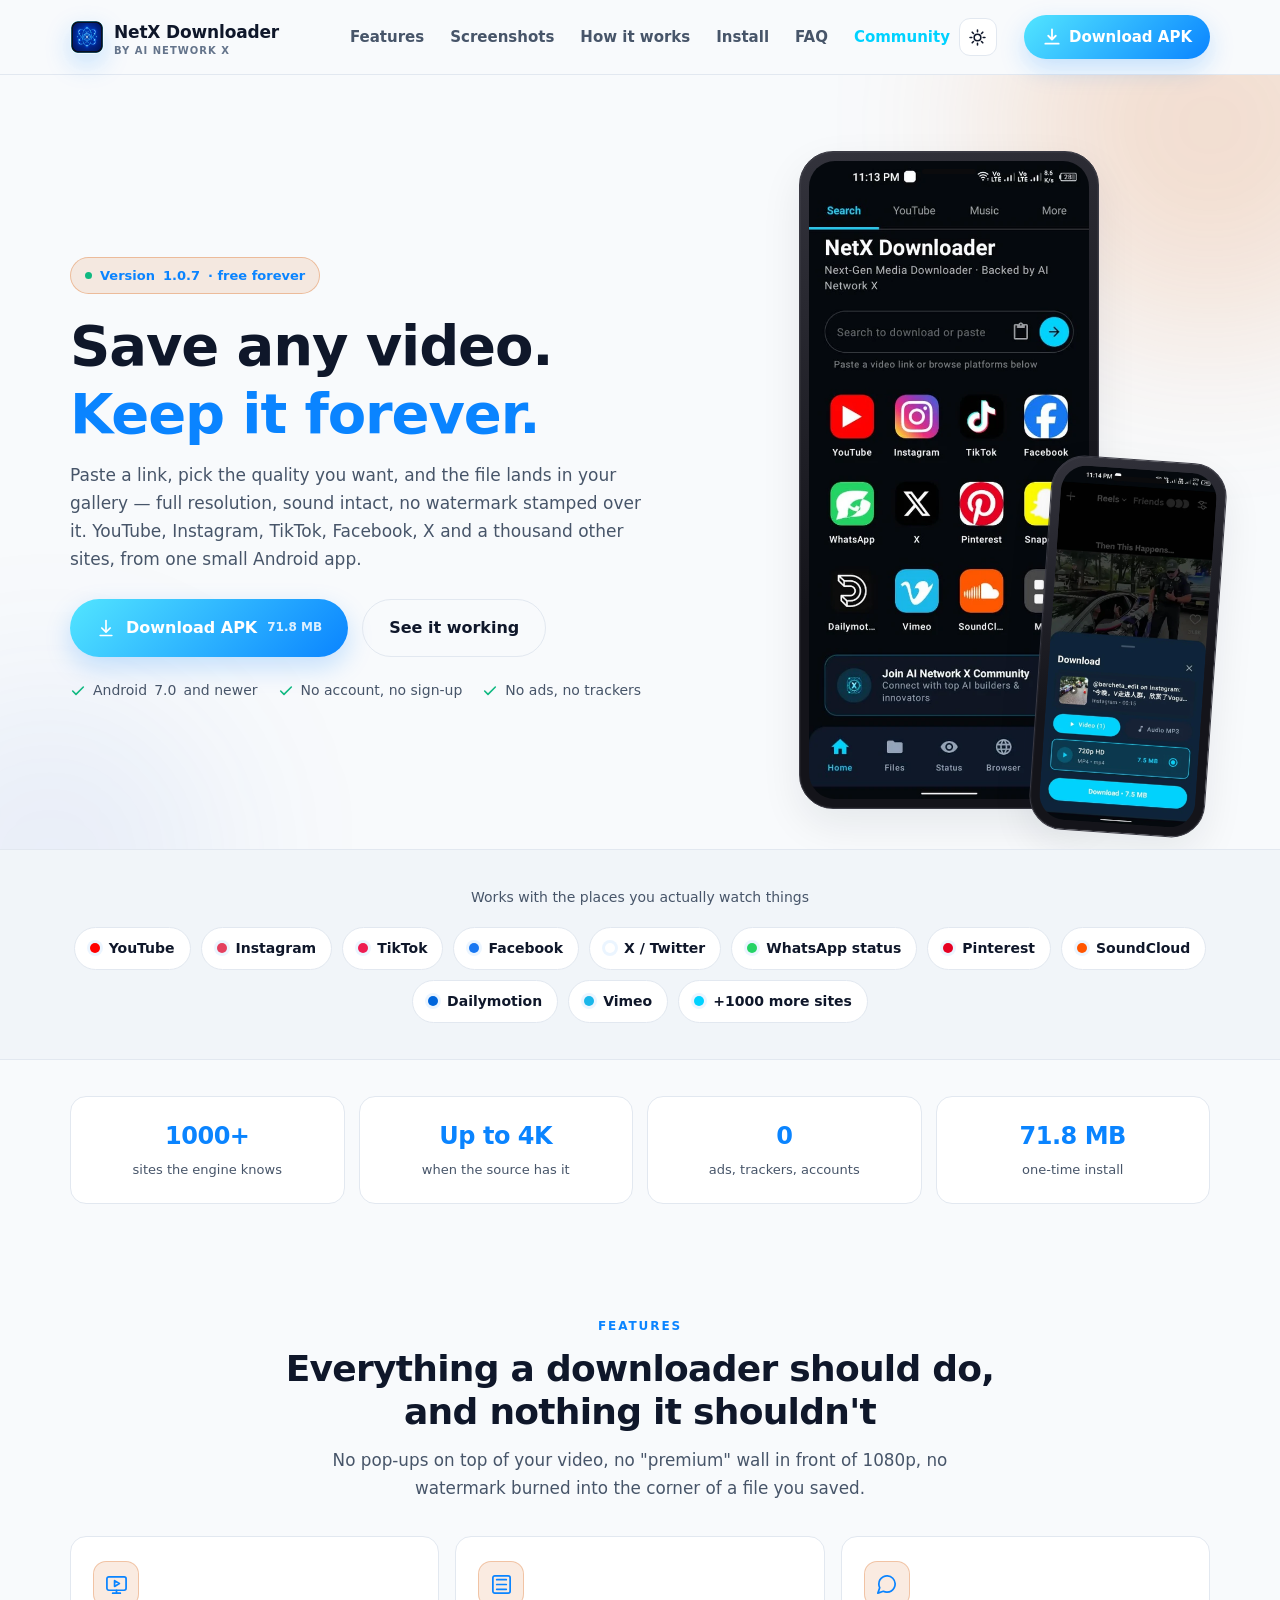
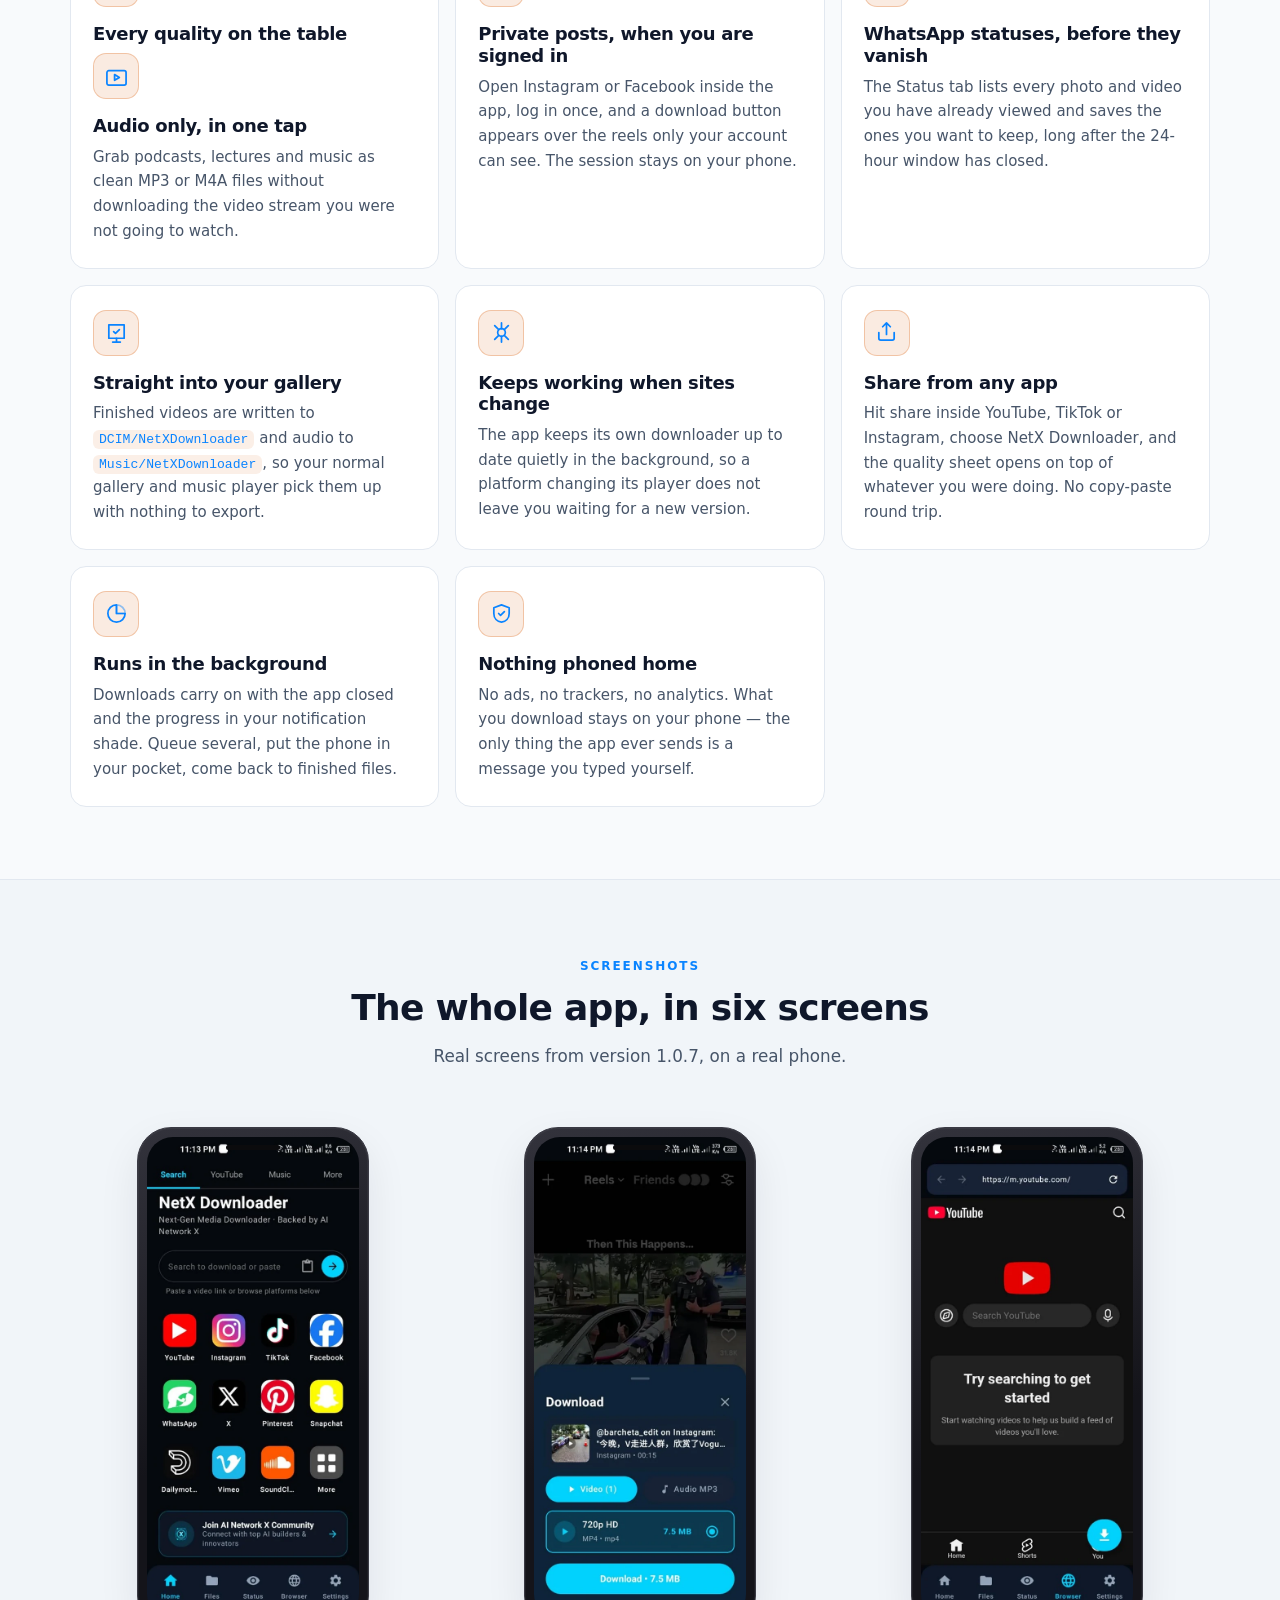
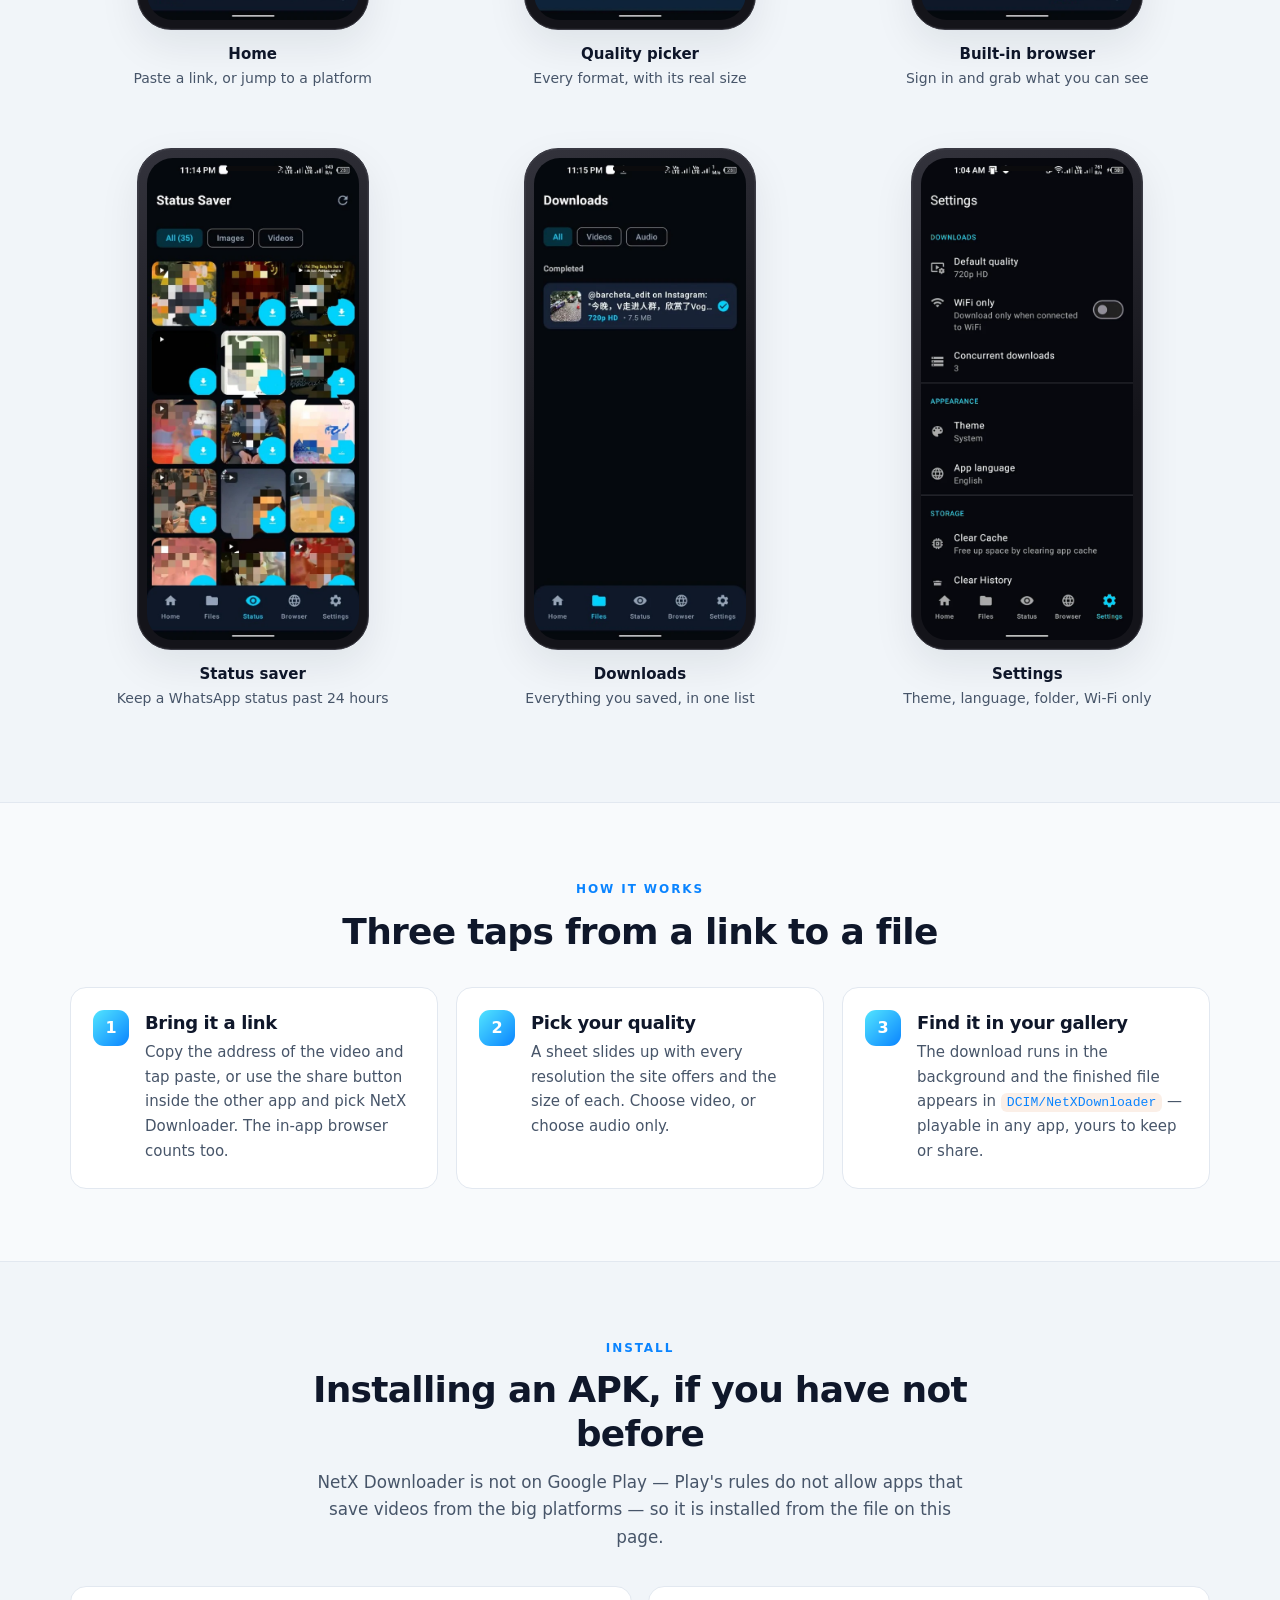
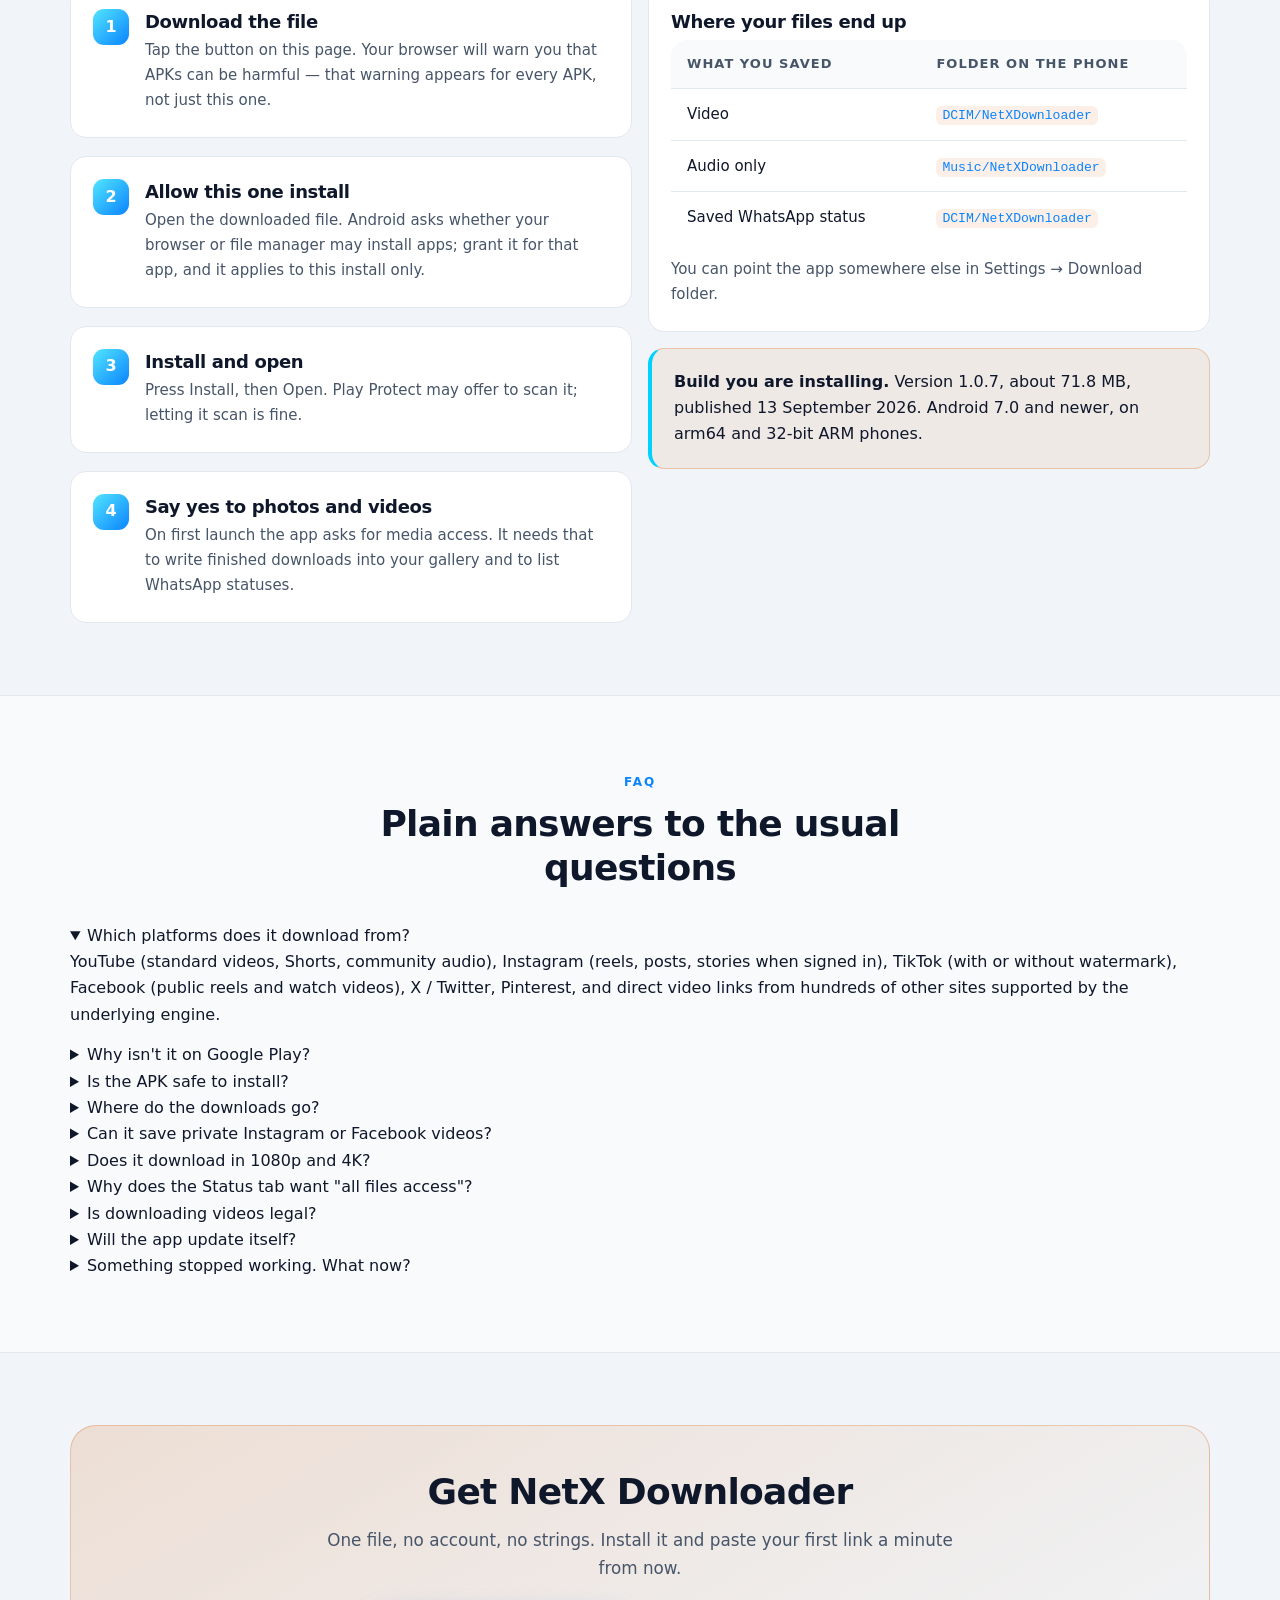
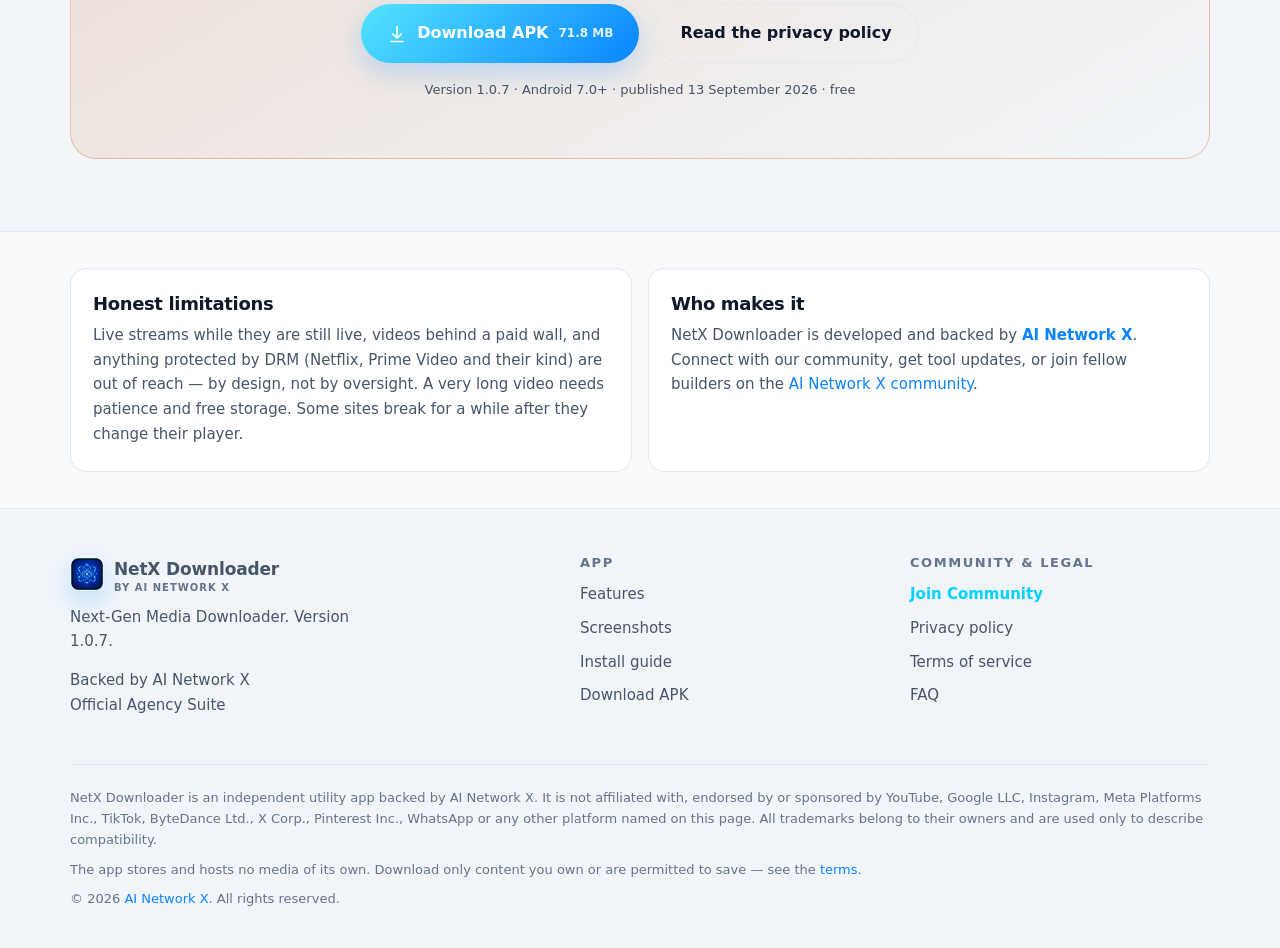
<file: index.html>
<!DOCTYPE html>
<html lang="en">
<head>
<meta charset="utf-8">
<meta name="viewport" content="width=device-width, initial-scale=1">
<title>NetX Downloader — Free Video Downloader by AI Network X (APK)</title>
<meta name="description" content="Save videos from YouTube, Instagram, TikTok, Facebook, X and a thousand more sites straight to your Android gallery. Pick the quality, keep the audio, no account, no ads. Free APK download backed by AI Network X.">
<meta name="theme-color" content="#00D2FF">
<meta name="author" content="AI Network X">
<link rel="canonical" href="https://vid-download-iv.vercel.app/">
<link rel="icon" href="assets/favicon.png" sizes="any" type="image/png">
<link rel="apple-touch-icon" href="assets/apple-touch-icon.png">
<meta property="og:type" content="website">
<meta property="og:site_name" content="NetX Downloader">
<meta property="og:title" content="NetX Downloader — Free Video Downloader by AI Network X">
<meta property="og:description" content="Paste a link, pick a quality, keep the file. YouTube, Instagram, TikTok, Facebook, X and more — no account, no ads. Backed by AI Network X.">
<meta property="og:image" content="https://vid-download-iv.vercel.app/assets/og-image.png">
<meta property="og:url" content="https://vid-download-iv.vercel.app/">
<meta name="twitter:card" content="summary_large_image">
<meta name="twitter:image" content="https://vid-download-iv.vercel.app/assets/og-image.png">
<link rel="stylesheet" href="css/style.css">
<script type="application/ld+json">
{
  "@context": "https://schema.org",
  "@type": "SoftwareApplication",
  "name": "NetX Downloader",
  "operatingSystem": "Android 7.0+",
  "applicationCategory": "MultimediaApplication",
  "softwareVersion": "1.0.7",
  "fileSize": "71.8 MB",
  "author": { "@type": "Organization", "name": "AI Network X", "url": "https://community.ainetworkx.com/" },
  "offers": { "@type": "Offer", "price": "0", "priceCurrency": "USD" },
  "description": "Android video downloader for YouTube, Instagram, TikTok, Facebook, X and more, backed by AI Network X."
}
</script>
<script>
/* Applied before the first paint, so a stored preference never flashes the
   other palette. The button that writes it lives in js/main.js. */
(function(){try{var t=localStorage.getItem("vd-theme");if(t==="light"||t==="dark")document.documentElement.setAttribute("data-theme",t);}catch(e){}}());
</script>
</head>
<body>

<a class="skip" href="#main" style="position:absolute;left:-9999px">Skip to content</a>

<header class="site-header">
  <div class="wrap">
    <a class="brand" href="index.html">
      <img src="assets/logo-512.png" alt="NetX Downloader logo" width="34" height="34">
      <span>NetX Downloader<small>by AI Network X</small></span>
    </a>
    <nav class="site-nav" aria-label="Main">
      <ul>
        <li><a href="#features">Features</a></li>
        <li><a href="#screens">Screenshots</a></li>
        <li><a href="#how">How it works</a></li>
        <li><a href="#install">Install</a></li>
        <li><a href="#faq">FAQ</a></li>
        <li><a href="https://community.ainetworkx.com/" target="_blank" rel="noopener" style="color:var(--orange);font-weight:600">Community</a></li>
      </ul>
    </nav>
    <button class="theme-toggle" type="button" data-theme-toggle aria-label="Switch between dark and light theme">
      <svg class="i-moon" viewBox="0 0 24 24" fill="none" stroke="currentColor" stroke-width="2" stroke-linecap="round" aria-hidden="true"><path d="M21 12.8A9 9 0 1 1 11.2 3a7 7 0 0 0 9.8 9.8z"/></svg>
      <svg class="i-sun" viewBox="0 0 24 24" fill="none" stroke="currentColor" stroke-width="2" stroke-linecap="round" aria-hidden="true"><circle cx="12" cy="12" r="4.2"/><path d="M12 2.6v2.2M12 19.2v2.2M2.6 12h2.2M19.2 12h2.2M5.3 5.3l1.6 1.6M17.1 17.1l1.6 1.6M18.7 5.3l-1.6 1.6M6.9 17.1l-1.6 1.6"/></svg>
    </button>
    <a class="btn btn-sm header-cta" href="https://github.com/huzaifa379/ainetworkx/releases/download/v1.0.7/NetX-Downloader.apk" data-vd-href aria-label="Download the NetX Downloader APK">
      <svg viewBox="0 0 24 24" fill="none" stroke="currentColor" stroke-width="2.2" stroke-linecap="round" stroke-linejoin="round" aria-hidden="true"><path d="M12 3v12m0 0 4.5-4.5M12 15l-4.5-4.5M4 20h16"/></svg>
      <span class="cta-long">Download APK</span><span class="cta-short">APK</span>
    </a>
    <button class="nav-toggle" type="button" aria-expanded="false" aria-controls="mobile-nav" aria-label="Menu">
      <span></span><span></span><span></span>
    </button>
  </div>
</header>
<nav class="mobile-nav" id="mobile-nav" aria-label="Mobile">
  <ul>
    <li><a href="#features">Features</a></li>
    <li><a href="#screens">Screenshots</a></li>
    <li><a href="#how">How it works</a></li>
    <li><a href="#install">Install</a></li>
    <li><a href="#faq">FAQ</a></li>
    <li><a href="privacy.html">Privacy</a></li>
    <li><a href="terms.html">Terms</a></li>
  </ul>
  <a class="btn btn-block" href="https://github.com/huzaifa379/ainetworkx/releases/download/v1.0.7/NetX-Downloader.apk" data-vd-href>Download APK</a>
</nav>

<main id="main">

<section class="hero">
  <div class="wrap">
    <div class="hero-copy">
      <span class="pill"><i class="dot"></i> Version <span data-vd="version">1.0.7</span> · free forever</span>
      <h1>Save any video. <span>Keep it forever.</span></h1>
      <p class="lede">Paste a link, pick the quality you want, and the file lands in your gallery — full resolution, sound intact, no watermark stamped over it. YouTube, Instagram, TikTok, Facebook, X and a thousand other sites, from one small Android app.</p>
      <div class="btn-row">
        <a class="btn" href="https://github.com/huzaifa379/ainetworkx/releases/download/v1.0.7/NetX-Downloader.apk" data-vd-href>
          <svg viewBox="0 0 24 24" fill="none" stroke="currentColor" stroke-width="2" stroke-linecap="round" stroke-linejoin="round" aria-hidden="true"><path d="M12 3v12"/><path d="m7 12 5 5 5-5"/><path d="M5 21h14"/></svg>
          Download APK <small><span data-vd="sizeMb">71.8</span> MB</small>
        </a>
        <a class="btn btn-ghost" href="#screens">See it working</a>
      </div>
      <ul class="hero-facts">
        <li><svg viewBox="0 0 24 24" fill="none" stroke="currentColor" stroke-width="2.4" stroke-linecap="round" stroke-linejoin="round" aria-hidden="true"><path d="m4 12 5 5L20 6"/></svg> Android <span data-vd="minAndroid">7.0</span> and newer</li>
        <li><svg viewBox="0 0 24 24" fill="none" stroke="currentColor" stroke-width="2.4" stroke-linecap="round" stroke-linejoin="round" aria-hidden="true"><path d="m4 12 5 5L20 6"/></svg> No account, no sign-up</li>
        <li><svg viewBox="0 0 24 24" fill="none" stroke="currentColor" stroke-width="2.4" stroke-linecap="round" stroke-linejoin="round" aria-hidden="true"><path d="m4 12 5 5L20 6"/></svg> No ads, no trackers</li>
      </ul>
    </div>
    <div class="hero-art">
      <div class="phone-stack">
        <div class="phone">
          <picture>
            <source srcset="assets/screens/home.webp" type="image/webp">
            <img src="assets/screens/home.png" alt="Vid Download home screen with a paste-a-link bar and platform shortcuts" width="520" height="1184">
          </picture>
        </div>
        <div class="phone behind">
          <picture>
            <source srcset="assets/screens/sheet.webp" type="image/webp">
            <img src="assets/screens/sheet.png" alt="Quality picker listing every available resolution for a video" width="520" height="1184">
          </picture>
        </div>
      </div>
    </div>
  </div>
</section>
<section class="tight alt-bg">
  <div class="wrap">
    <p class="center small muted" style="margin-bottom:18px">Works with the places you actually watch things</p>
    <div class="platforms">
      <span class="platform" style="--brand:#FF0000"><i></i>YouTube</span>
      <span class="platform" style="--brand:#E4405F"><i></i>Instagram</span>
      <span class="platform" style="--brand:#EE1D52"><i></i>TikTok</span>
      <span class="platform" style="--brand:#1877F2"><i></i>Facebook</span>
      <span class="platform" style="--brand:#FFFFFF"><i></i>X / Twitter</span>
      <span class="platform" style="--brand:#25D366"><i></i>WhatsApp status</span>
      <span class="platform" style="--brand:#E60023"><i></i>Pinterest</span>
      <span class="platform" style="--brand:#FF5500"><i></i>SoundCloud</span>
      <span class="platform" style="--brand:#0066DC"><i></i>Dailymotion</span>
      <span class="platform" style="--brand:#1AB7EA"><i></i>Vimeo</span>
      <span class="platform"><i></i>+1000 more sites</span>
    </div>
  </div>
</section>

<section class="tight">
  <div class="wrap">
    <div class="stats reveal">
      <div class="stat"><b>1000+</b><span>sites the engine knows</span></div>
      <div class="stat"><b>Up to 4K</b><span>when the source has it</span></div>
      <div class="stat"><b>0</b><span>ads, trackers, accounts</span></div>
      <div class="stat"><b><span data-vd="sizeMb">71.8</span> MB</b><span>one-time install</span></div>
    </div>
  </div>
</section>
<section id="features">
  <div class="wrap">
    <div class="section-head">
      <span class="eyebrow">Features</span>
      <h2>Everything a downloader should do, and nothing it shouldn't</h2>
      <p class="lede">No pop-ups on top of your video, no "premium" wall in front of 1080p, no watermark burned into the corner of a file you saved.</p>
    </div>
    <div class="grid g3">

      <article class="card reveal">
        <div class="ico"><svg viewBox="0 0 24 24" fill="none" stroke="currentColor" stroke-width="1.8" stroke-linecap="round" stroke-linejoin="round" aria-hidden="true"><rect x="2" y="4" width="20" height="14" rx="2"/><path d="M8 21h8M12 18v3"/><path d="m10 8 5 3-5 3z"/></svg></div>
        <h3>Every quality on the table</h3>
        <div class="ico"><svg viewBox="0 0 24 24" fill="none" stroke="currentColor" stroke-width="1.8" stroke-linecap="round" stroke-linejoin="round" aria-hidden="true"><rect width="20" height="15" x="2" y="7" rx="2" ry="2"/><path d="m10 11 5 3-5 3v-6Z"/></svg></div>
        <h3>Audio only, in one tap</h3>
        <p>Grab podcasts, lectures and music as clean MP3 or M4A files without downloading the video stream you were not going to watch.</p>
      </article>

      <article class="card reveal">
        <div class="ico"><svg viewBox="0 0 24 24" fill="none" stroke="currentColor" stroke-width="1.8" stroke-linecap="round" stroke-linejoin="round" aria-hidden="true"><rect width="18" height="18" x="3" y="3" rx="2"/><path d="M7 7h10M7 12h10M7 17h10"/></svg></div>
        <h3>Private posts, when you are signed in</h3>
        <p>Open Instagram or Facebook inside the app, log in once, and a download button appears over the reels only your account can see. The session stays on your phone.</p>
      </article>

      <article class="card reveal">
        <div class="ico"><svg viewBox="0 0 24 24" fill="none" stroke="currentColor" stroke-width="1.8" stroke-linecap="round" stroke-linejoin="round" aria-hidden="true"><path d="M21 11.5a8.38 8.38 0 0 1-.9 3.8 8.5 8.5 0 0 1-7.6 4.7 8.38 8.38 0 0 1-3.8-.9L3 21l1.9-5.7a8.38 8.38 0 0 1-.9-3.8 8.5 8.5 0 0 1 4.7-7.6 8.38 8.38 0 0 1 3.8-.9h.5a8.48 8.48 0 0 1 8 8v.5z"/></svg></div>
        <h3>WhatsApp statuses, before they vanish</h3>
        <p>The Status tab lists every photo and video you have already viewed and saves the ones you want to keep, long after the 24-hour window has closed.</p>
      </article>

      <article class="card reveal">
        <div class="ico"><svg viewBox="0 0 24 24" fill="none" stroke="currentColor" stroke-width="1.8" stroke-linecap="round" stroke-linejoin="round" aria-hidden="true"><path d="M4 4h16v14H4z"/><path d="M8 22h8M12 18v4"/><path d="m9 11 2 2 4-4"/></svg></div>
        <h3>Straight into your gallery</h3>
        <p>Finished videos are written to <code>DCIM/NetXDownloader</code> and audio to <code>Music/NetXDownloader</code>, so your normal gallery and music player pick them up with nothing to export.</p>
      </article>

      <article class="card reveal">
        <div class="ico"><svg viewBox="0 0 24 24" fill="none" stroke="currentColor" stroke-width="1.8" stroke-linecap="round" stroke-linejoin="round" aria-hidden="true"><path d="M12 2v6M12 22v-6"/><circle cx="12" cy="12" r="4"/><path d="m4.9 4.9 4.2 4.2M14.9 14.9l4.2 4.2M19.1 4.9l-4.2 4.2M9.1 14.9l-4.2 4.2"/></svg></div>
        <h3>Keeps working when sites change</h3>
        <p>The app keeps its own downloader up to date quietly in the background, so a platform changing its player does not leave you waiting for a new version.</p>
      </article>

      <article class="card reveal">
        <div class="ico"><svg viewBox="0 0 24 24" fill="none" stroke="currentColor" stroke-width="1.8" stroke-linecap="round" stroke-linejoin="round" aria-hidden="true"><path d="M4 12v6a2 2 0 0 0 2 2h12a2 2 0 0 0 2-2v-6"/><path d="M16 6l-4-4-4 4M12 2v12"/></svg></div>
        <h3>Share from any app</h3>
        <p>Hit share inside YouTube, TikTok or Instagram, choose NetX Downloader, and the quality sheet opens on top of whatever you were doing. No copy-paste round trip.</p>
      </article>

      <article class="card reveal">
        <div class="ico"><svg viewBox="0 0 24 24" fill="none" stroke="currentColor" stroke-width="1.8" stroke-linecap="round" stroke-linejoin="round" aria-hidden="true"><path d="M12 3a9 9 0 1 0 9 9h-9z"/><path d="M12 3v9h9A9 9 0 0 0 12 3z" opacity=".45"/></svg></div>
        <h3>Runs in the background</h3>
        <p>Downloads carry on with the app closed and the progress in your notification shade. Queue several, put the phone in your pocket, come back to finished files.</p>
      </article>

      <article class="card reveal">
        <div class="ico"><svg viewBox="0 0 24 24" fill="none" stroke="currentColor" stroke-width="1.8" stroke-linecap="round" stroke-linejoin="round" aria-hidden="true"><path d="M12 3 4 6v6c0 5 3.4 8.3 8 9 4.6-.7 8-4 8-9V6z"/><path d="m9 12 2 2 4-4"/></svg></div>
        <h3>Nothing phoned home</h3>
        <p>No ads, no trackers, no analytics. What you download stays on your phone — the only thing the app ever sends is a message you typed yourself.</p>
      </article>

    </div>
  </div>
</section>
<section id="screens" class="alt-bg">
  <div class="wrap">
    <div class="section-head">
      <span class="eyebrow">Screenshots</span>
      <h2>The whole app, in six screens</h2>
      <p class="lede">Real screens from version <span data-vd="version">1.0.7</span>, on a real phone.</p>
    </div>
    <div class="shots-outer">
      <div class="shots">

        <figure class="shot">
          <div class="phone"><picture>
            <source srcset="assets/screens/home.webp" type="image/webp">
            <img src="assets/screens/home.png" alt="Home screen: a search and paste bar above a grid of platform shortcuts" width="520" height="1184" loading="lazy">
          </picture></div>
          <figcaption><b>Home</b>Paste a link, or jump to a platform</figcaption>
        </figure>

        <figure class="shot">
          <div class="phone"><picture>
            <source srcset="assets/screens/sheet.webp" type="image/webp">
            <img src="assets/screens/sheet.png" alt="Download sheet listing each available quality with its file size" width="520" height="1184" loading="lazy">
          </picture></div>
          <figcaption><b>Quality picker</b>Every format, with its real size</figcaption>
        </figure>

        <figure class="shot">
          <div class="phone"><picture>
            <source srcset="assets/screens/browser.webp" type="image/webp">
            <img src="assets/screens/browser.png" alt="The in-app browser showing a web page with a download action" width="520" height="1184" loading="lazy">
          </picture></div>
          <figcaption><b>Built-in browser</b>Sign in and grab what you can see</figcaption>
        </figure>

        <figure class="shot">
          <div class="phone"><picture>
            <source srcset="assets/screens/status-2.webp" type="image/webp">
            <img src="assets/screens/status-2.png" alt="Status saver grid of WhatsApp photo and video statuses" width="520" height="1184" loading="lazy">
          </picture></div>
          <figcaption><b>Status saver</b>Keep a WhatsApp status past 24 hours</figcaption>
        </figure>

        <figure class="shot">
          <div class="phone"><picture>
            <source srcset="assets/screens/files.webp" type="image/webp">
            <img src="assets/screens/files.png" alt="Downloads list with thumbnails, sizes and progress" width="520" height="1184" loading="lazy">
          </picture></div>
          <figcaption><b>Downloads</b>Everything you saved, in one list</figcaption>
        </figure>

        <figure class="shot">
          <div class="phone"><picture>
            <source srcset="assets/screens/settings.webp" type="image/webp">
            <img src="assets/screens/settings.png" alt="Settings screen with theme, language and download options" width="520" height="1184" loading="lazy">
          </picture></div>
          <figcaption><b>Settings</b>Theme, language, folder, Wi-Fi only</figcaption>
        </figure>

      </div>
      <div class="shots-nav">
        <button type="button" data-shots="prev" aria-label="Previous screenshot"><svg viewBox="0 0 24 24" fill="none" stroke="currentColor" stroke-width="2.2" stroke-linecap="round" stroke-linejoin="round" aria-hidden="true"><path d="m15 5-7 7 7 7"/></svg></button>
        <button type="button" data-shots="next" aria-label="Next screenshot"><svg viewBox="0 0 24 24" fill="none" stroke="currentColor" stroke-width="2.2" stroke-linecap="round" stroke-linejoin="round" aria-hidden="true"><path d="m9 5 7 7-7 7"/></svg></button>
      </div>
    </div>
  </div>
</section>
<section id="how">
  <div class="wrap">
    <div class="section-head">
      <span class="eyebrow">How it works</span>
      <h2>Three taps from a link to a file</h2>
    </div>
    <div class="steps reveal">
      <div class="step">
        <h3>Bring it a link</h3>
        <p>Copy the address of the video and tap paste, or use the share button inside the other app and pick NetX Downloader. The in-app browser counts too.</p>
      </div>
      <div class="step">
        <h3>Pick your quality</h3>
        <p>A sheet slides up with every resolution the site offers and the size of each. Choose video, or choose audio only.</p>
      </div>
      <div class="step">
        <h3>Find it in your gallery</h3>
        <p>The download runs in the background and the finished file appears in <code>DCIM/NetXDownloader</code> — playable in any app, yours to keep or share.</p>
      </div>
    </div>
  </div>
</section>

<section id="install" class="alt-bg">
  <div class="wrap">
    <div class="section-head">
      <span class="eyebrow">Install</span>
      <h2>Installing an APK, if you have not before</h2>
      <p class="lede">NetX Downloader is not on Google Play — Play's rules do not allow apps that save videos from the big platforms — so it is installed from the file on this page.</p>
    </div>
    <div class="grid g2">
      <div>
        <div class="steps" style="grid-template-columns:1fr">
          <div class="step">
            <h3>Download the file</h3>
            <p>Tap the button on this page. Your browser will warn you that APKs can be harmful — that warning appears for every APK, not just this one.</p>
          </div>
          <div class="step">
            <h3>Allow this one install</h3>
            <p>Open the downloaded file. Android asks whether your browser or file manager may install apps; grant it for that app, and it applies to this install only.</p>
          </div>
          <div class="step">
            <h3>Install and open</h3>
            <p>Press Install, then Open. Play Protect may offer to scan it; letting it scan is fine.</p>
          </div>
          <div class="step">
            <h3>Say yes to photos and videos</h3>
            <p>On first launch the app asks for media access. It needs that to write finished downloads into your gallery and to list WhatsApp statuses.</p>
          </div>
        </div>
      </div>
      <div>
        <div class="card flat">
          <h3>Where your files end up</h3>
          <div class="table-scroll" style="border:0">
            <table>
              <thead><tr><th>What you saved</th><th>Folder on the phone</th></tr></thead>
              <tbody>
                <tr><td>Video</td><td><code>DCIM/NetXDownloader</code></td></tr>
                <tr><td>Audio only</td><td><code>Music/NetXDownloader</code></td></tr>
                <tr><td>Saved WhatsApp status</td><td><code>DCIM/NetXDownloader</code></td></tr>
              </tbody>
            </table>
          </div>
          <p class="small muted" style="margin:14px 0 0">You can point the app somewhere else in Settings → Download folder.</p>
        </div>
        <div class="callout" style="margin-top:16px">
          <p><strong>Build you are installing.</strong> Version <span data-vd="version">1.0.7</span>, about <span data-vd="sizeMb">71.8</span> MB, published <span data-vd="updated">1 September 2026</span>. Android <span data-vd="minAndroid">7.0</span> and newer, on arm64 and 32-bit ARM phones.</p>
        </div>
      </div>
    </div>
  </div>
</section>
<section id="faq">
  <div class="wrap">
    <div class="section-head">
      <span class="eyebrow">FAQ</span>
      <h2>Plain answers to the usual questions</h2>
    </div>
    <div class="faq-list">

      <details open>
        <summary>Which platforms does it download from?</summary>
        <div class="answer">
          <p>YouTube (standard videos, Shorts, community audio), Instagram (reels, posts, stories when signed in), TikTok (with or without watermark), Facebook (public reels and watch videos), X / Twitter, Pinterest, and direct video links from hundreds of other sites supported by the underlying engine.</p>
        </div>
      </details>

      <details>
        <summary>Why isn't it on Google Play?</summary>
        <div class="answer"><p>Play's developer policy prohibits apps that download video from YouTube and several other platforms. Any app in the store with this feature has it hidden or has had it removed. Distributing the APK directly is the honest way to ship it.</p></div>
      </details>

      <details>
        <summary>Is the APK safe to install?</summary>
        <div class="answer">
          <p>It is the original file, signed by the developer, with no ads, trackers or analytics inside, and it asks only for the permissions listed in the <a href="privacy.html#permissions">privacy policy</a>. Take it from this page rather than a mirror site, and let Play Protect scan it if it offers.</p>
        </div>
      </details>

      <details>
        <summary>Where do the downloads go?</summary>
        <div class="answer"><p>Video into <code>DCIM/NetXDownloader</code>, audio into <code>Music/NetXDownloader</code>. Both are ordinary public folders, so your gallery and music player see the files immediately. You can change the folder in Settings.</p></div>
      </details>

      <details>
        <summary>Can it save private Instagram or Facebook videos?</summary>
        <div class="answer"><p>It can save what <em>your own account</em> is allowed to watch. Sign in inside the app's browser, open the post, and the download button works on it. Nothing that is hidden from you becomes visible, and your login stays on your phone.</p></div>
      </details>

      <details>
        <summary>Does it download in 1080p and 4K?</summary>
        <div class="answer"><p>It offers whatever the source publishes. If a video exists in 4K, 4K is in the list; if the uploader only ever published 720p, no app can invent more.</p></div>
      </details>

      <details>
        <summary>Why does the Status tab want "all files access"?</summary>
        <div class="answer"><p>WhatsApp keeps statuses in a hidden folder that Android's normal media access will not show. That one permission is the only way to list them. Decline it and everything except the Status tab still works.</p></div>
      </details>

      <details>
        <summary>Is downloading videos legal?</summary>
        <div class="answer"><p>It depends entirely on what you download. Your own uploads, content whose owner allowed it, public-domain material and private copies permitted where you live are fine. Re-publishing someone else's work is not, and no app changes that. The <a href="terms.html#responsibilities">terms</a> spell this out.</p></div>
      </details>

      <details>
        <summary>Will the app update itself?</summary>
        <div class="answer"><p>Check this page now and then and install the newer APK over the old one — your downloads and settings are kept.</p></div>
      </details>

      <details>
        <summary>Something stopped working. What now?</summary>
        <div class="answer"><p>Platforms change their players without warning and a feature can break for a few days. Join the <a href="https://community.ainetworkx.com/" target="_blank" rel="noopener">AI Network X Community</a> with the link that failed and your Android version.</p></div>
      </details>

    </div>
  </div>
</section>
<section class="alt-bg">
  <div class="wrap">
    <div class="band reveal">
      <h2>Get NetX Downloader</h2>
      <p class="lede center" style="margin:0 auto 22px">One file, no account, no strings. Install it and paste your first link a minute from now.</p>
      <div class="btn-row">
        <a class="btn" href="https://github.com/huzaifa379/ainetworkx/releases/download/v1.0.7/NetX-Downloader.apk" data-vd-href>
          <svg viewBox="0 0 24 24" fill="none" stroke="currentColor" stroke-width="2" stroke-linecap="round" stroke-linejoin="round" aria-hidden="true"><path d="M12 3v12"/><path d="m7 12 5 5 5-5"/><path d="M5 21h14"/></svg>
          Download APK <small><span data-vd="sizeMb">71.8</span> MB</small>
        </a>
        <a class="btn btn-ghost" href="privacy.html">Read the privacy policy</a>
      </div>
      <p class="stamp">Version <span data-vd="version">1.0.7</span> · Android <span data-vd="minAndroid">7.0</span>+ · published <span data-vd="updated">1 September 2026</span> · free</p>
    </div>
  </div>
</section>

<section class="tight">
  <div class="wrap">
    <div class="grid g2">
      <div class="card flat">
        <h3>Honest limitations</h3>
        <p>Live streams while they are still live, videos behind a paid wall, and anything protected by DRM (Netflix, Prime Video and their kind) are out of reach — by design, not by oversight. A very long video needs patience and free storage. Some sites break for a while after they change their player.</p>
      </div>
      <div class="card flat">
        <h3>Who makes it</h3>
        <p>NetX Downloader is developed and backed by <strong><a href="https://community.ainetworkx.com/" target="_blank" rel="noopener">AI Network X</a></strong>. Connect with our community, get tool updates, or join fellow builders on the <a href="https://community.ainetworkx.com/" target="_blank" rel="noopener">AI Network X community</a>.</p>
      </div>
    </div>
  </div>
</section>

</main>

<footer class="site-footer">
  <div class="wrap">
    <div class="footer-grid">
      <div class="footer-brand">
        <a class="brand" href="index.html" style="margin-bottom:12px">
          <img src="assets/logo-512.png" alt="" width="34" height="34">
          <span>NetX Downloader<small>by AI Network X</small></span>
        </a>
        <p>Next-Gen Media Downloader. Version <span data-vd="version">1.0.7</span>.</p>
        <p class="muted" style="margin-top:10px">Backed by <a href="https://community.ainetworkx.com/" target="_blank" rel="noopener">AI Network X</a><br>Official Agency Suite</p>
      </div>
      <div>
        <h4>App</h4>
        <ul>
          <li><a href="#features">Features</a></li>
          <li><a href="#screens">Screenshots</a></li>
          <li><a href="#install">Install guide</a></li>
          <li><a href="https://github.com/huzaifa379/ainetworkx/releases/download/v1.0.7/NetX-Downloader.apk" data-vd-href>Download APK</a></li>
        </ul>
      </div>
      <div>
        <h4>Community &amp; Legal</h4>
        <ul>
          <li><a href="https://community.ainetworkx.com/" target="_blank" rel="noopener" style="color:var(--orange);font-weight:600">Join Community</a></li>
          <li><a href="privacy.html">Privacy policy</a></li>
          <li><a href="terms.html">Terms of service</a></li>
          <li><a href="#faq">FAQ</a></li>
        </ul>
      </div>
    </div>
    <div class="legal-note">
      <p>NetX Downloader is an independent utility app backed by AI Network X. It is not affiliated with, endorsed by or sponsored by YouTube, Google LLC, Instagram, Meta Platforms Inc., TikTok, ByteDance Ltd., X Corp., Pinterest Inc., WhatsApp or any other platform named on this page. All trademarks belong to their owners and are used only to describe compatibility.</p>
      <p>The app stores and hosts no media of its own. Download only content you own or are permitted to save — see the <a href="terms.html">terms</a>.</p>
      <p>© <span id="year">2026</span> <a href="https://community.ainetworkx.com/" target="_blank" rel="noopener">AI Network X</a>. All rights reserved.</p>
    </div>
  </div>
</footer>

<script src="js/config.js"></script>
<script src="js/main.js"></script>
</body>
</html>
</file>
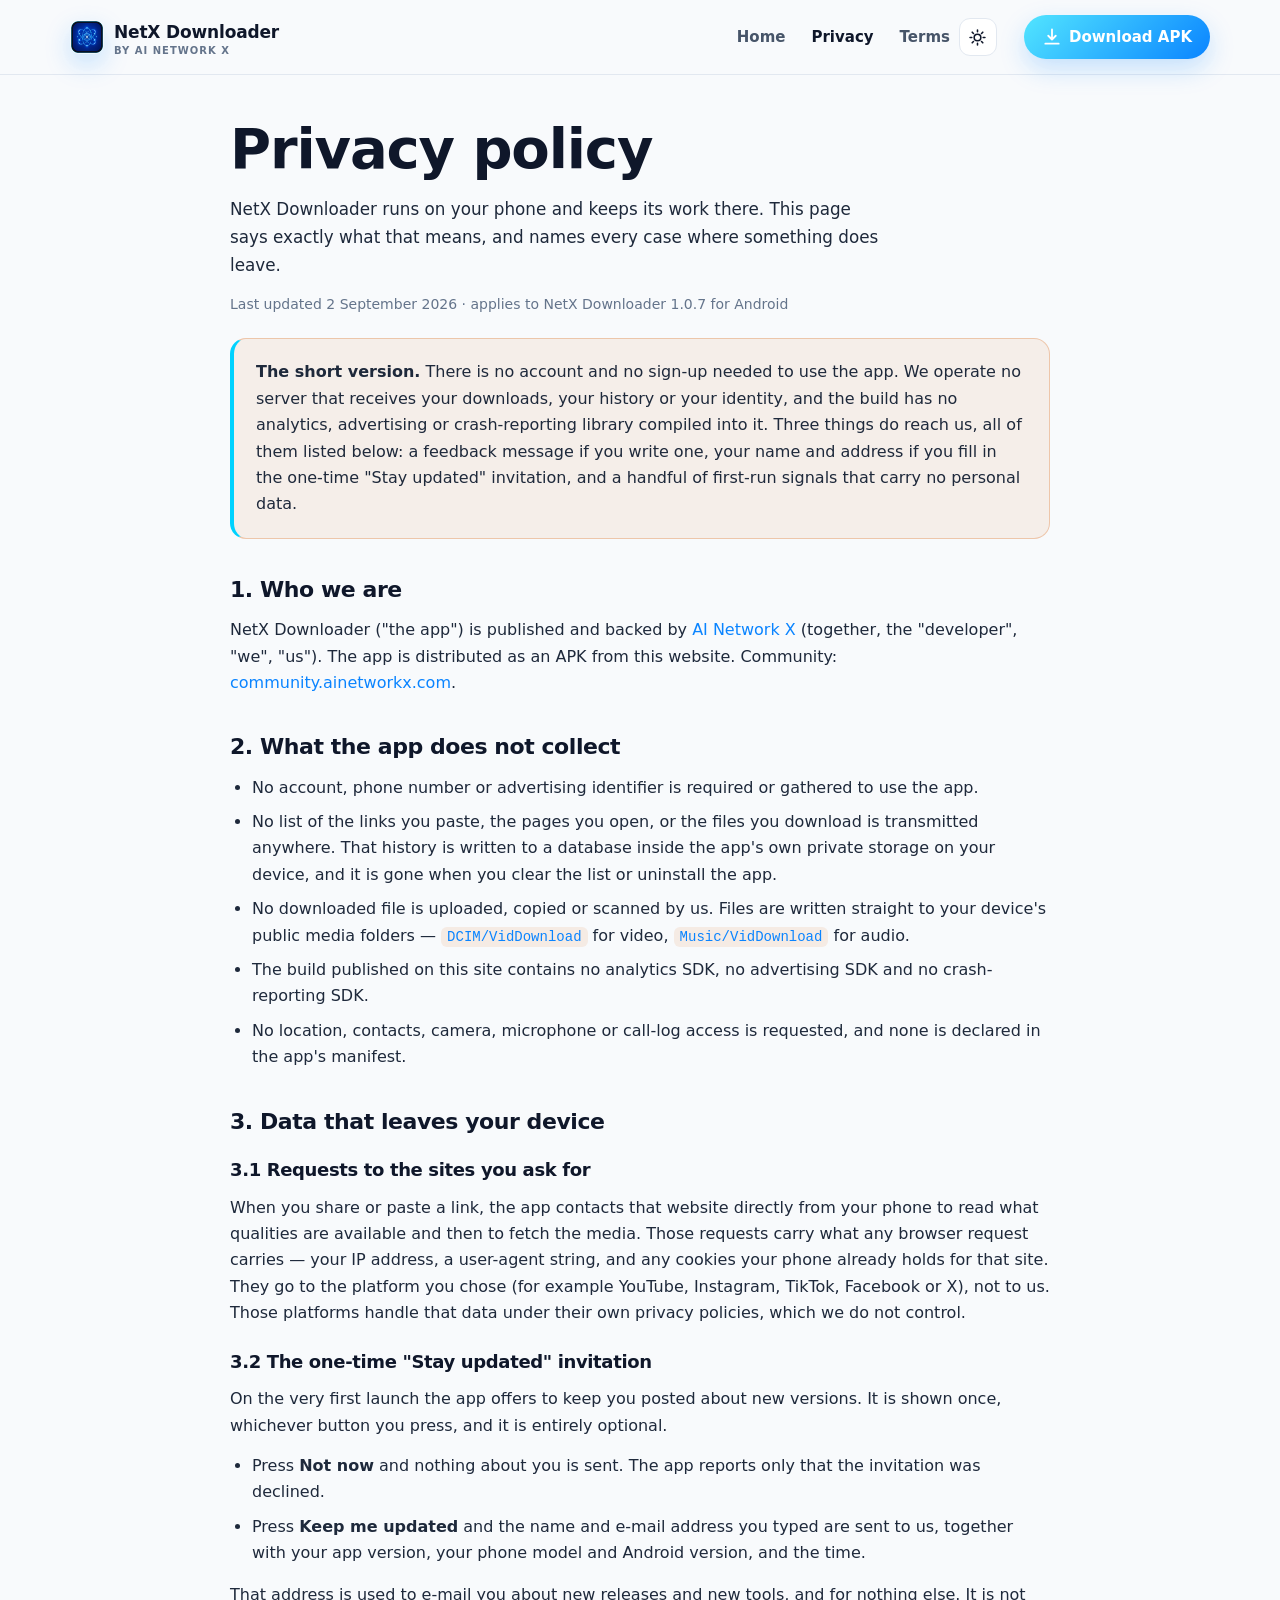
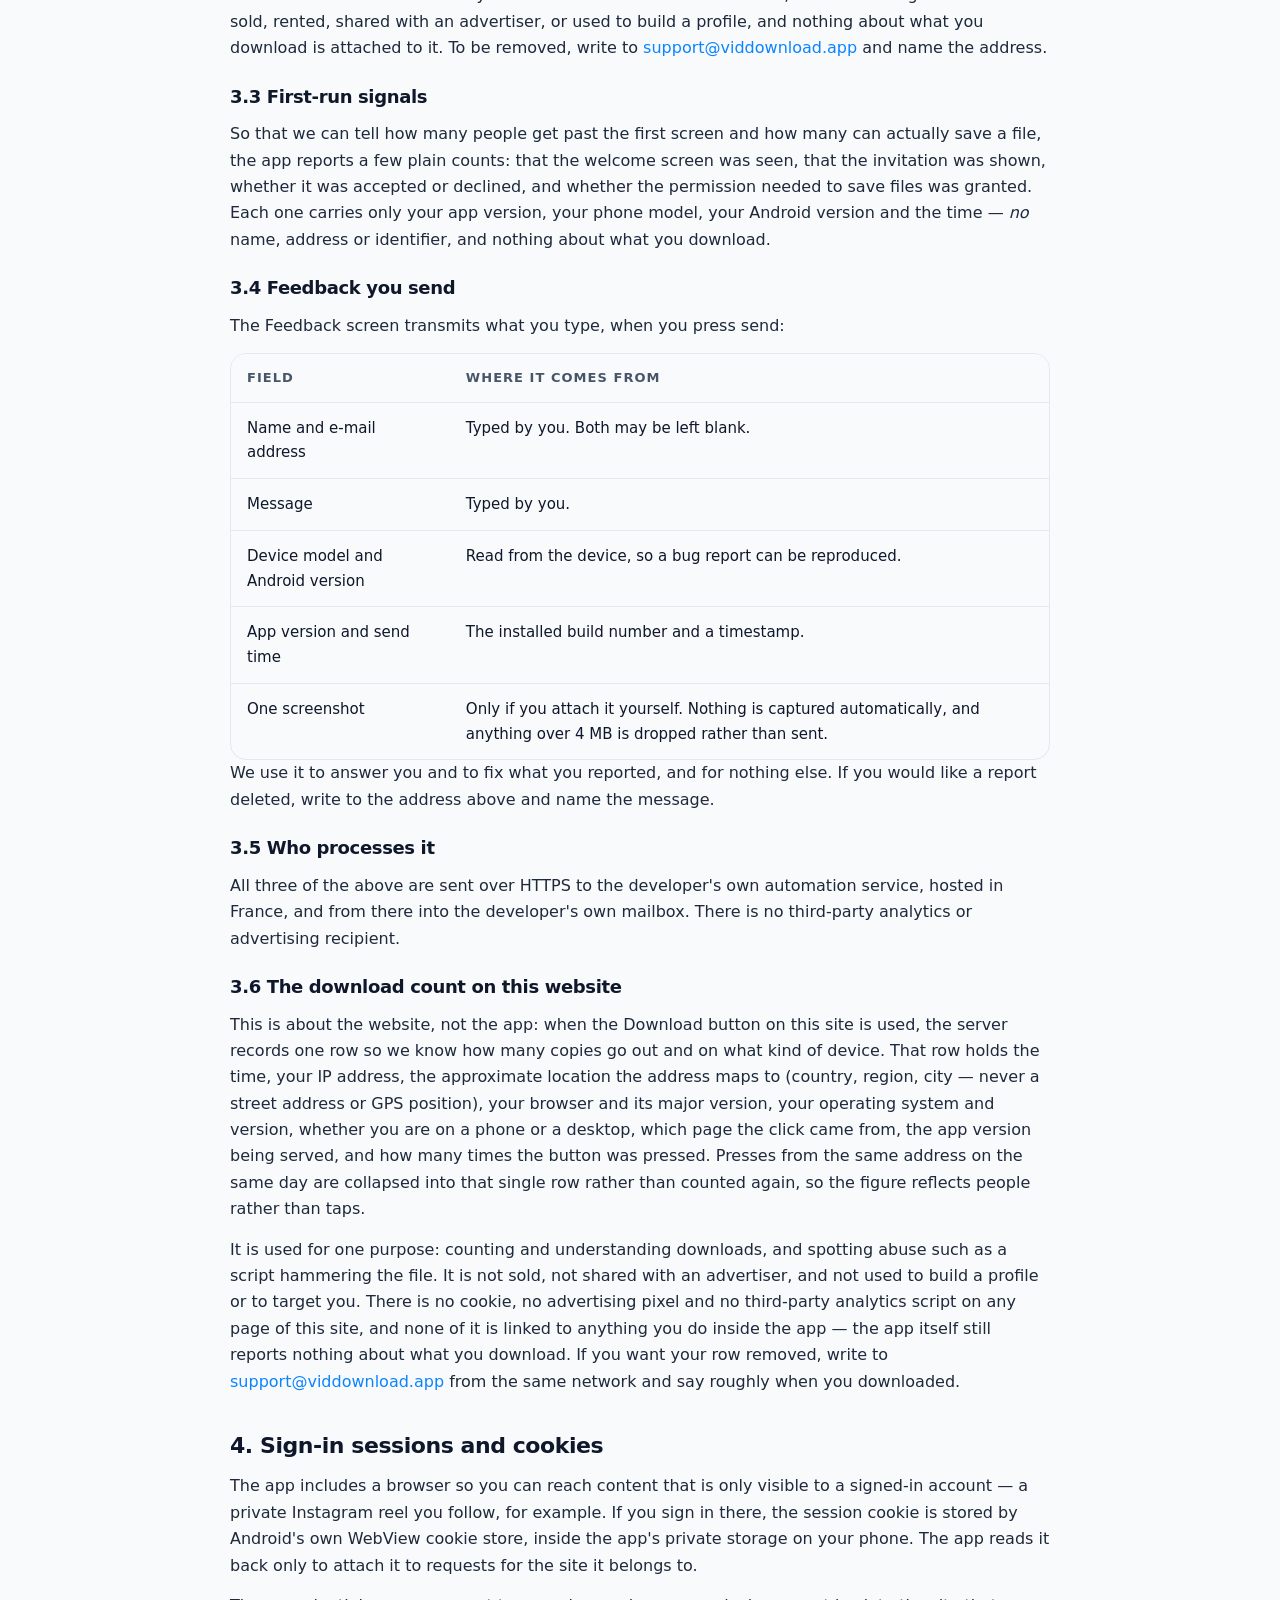
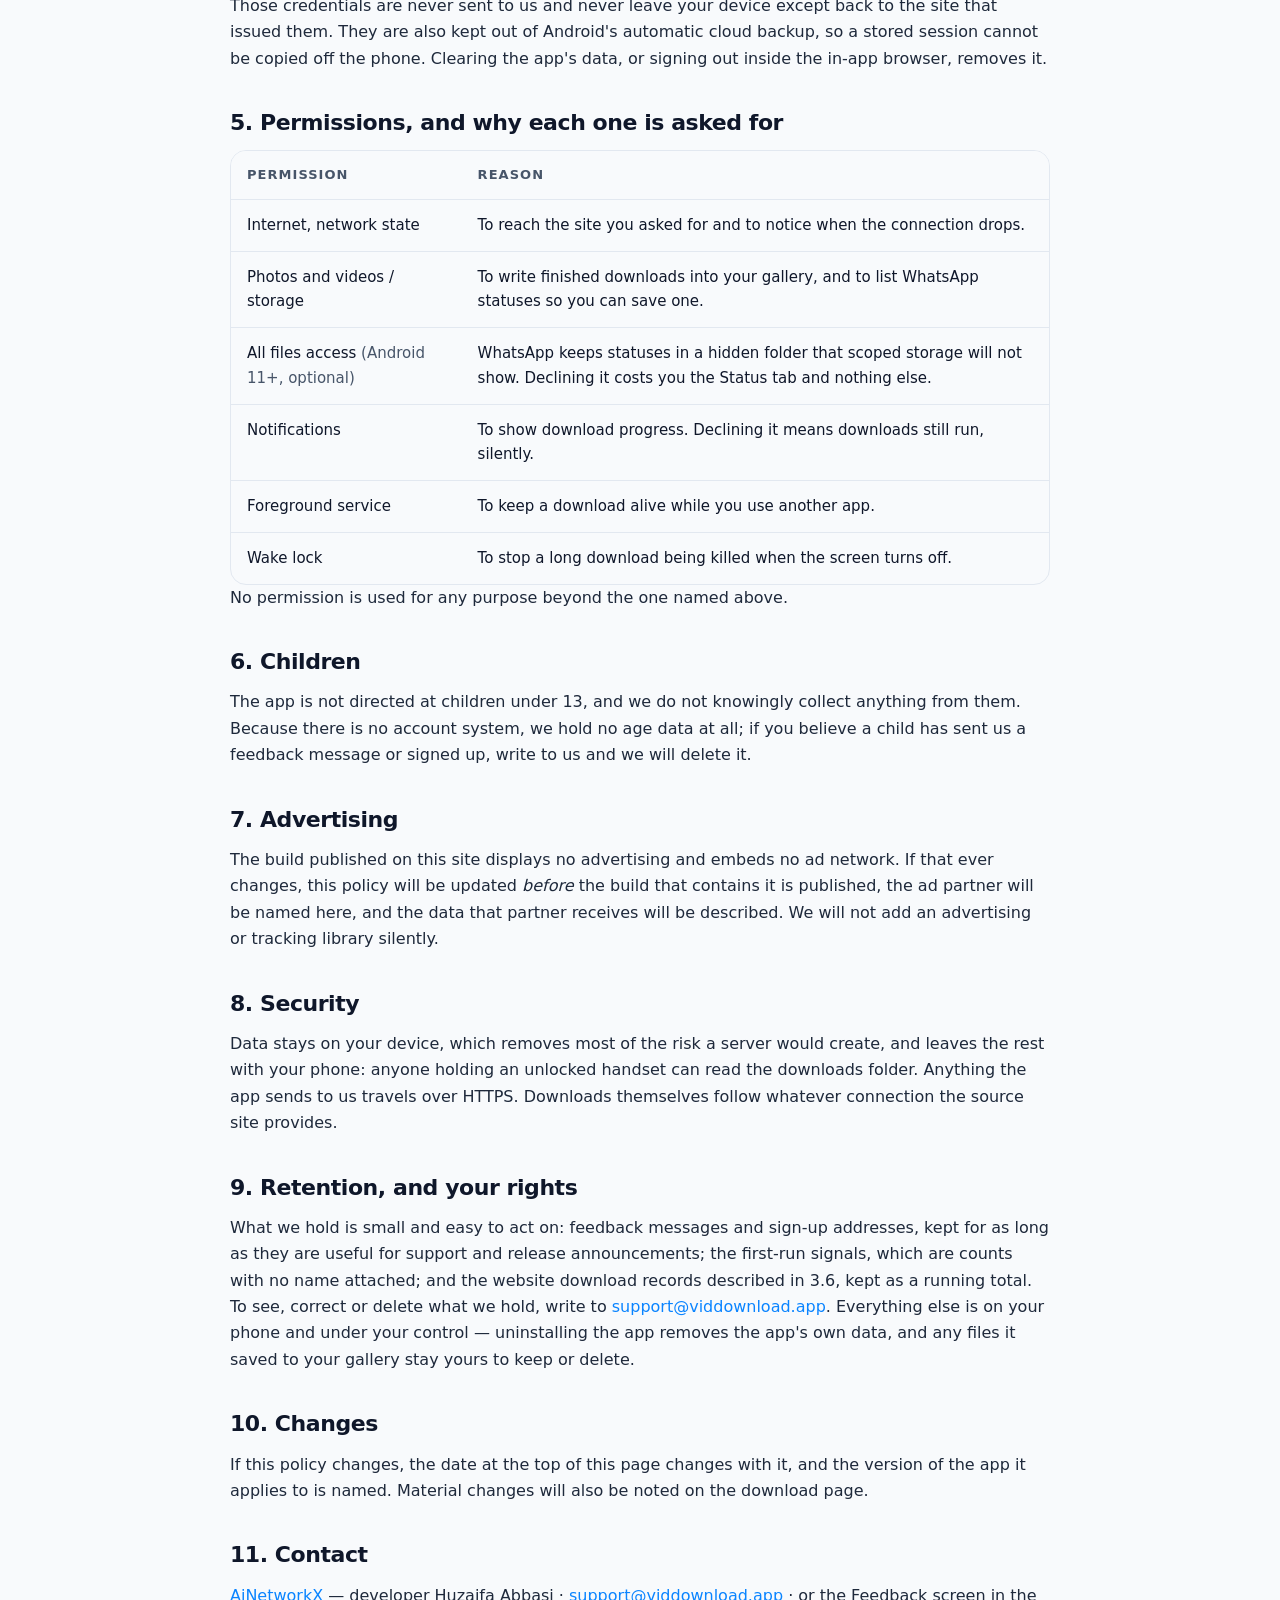
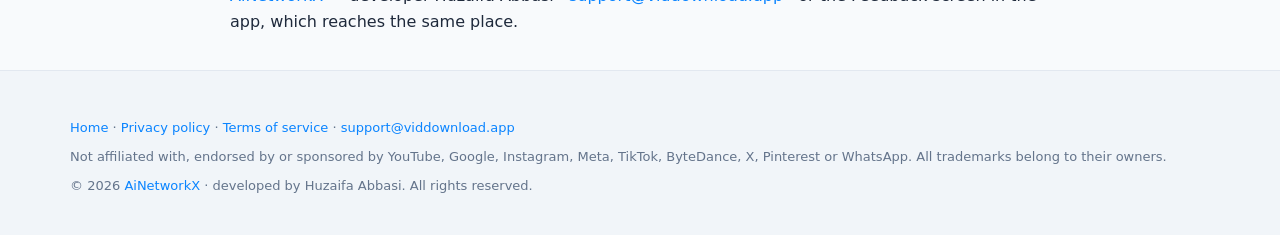
<file: privacy.html>
<!DOCTYPE html>
<html lang="en">
<head>
<meta charset="utf-8">
<meta name="viewport" content="width=device-width, initial-scale=1">
<title>Privacy Policy — NetX Downloader</title>
<meta name="description" content="What NetX Downloader collects, what it sends, and what never leaves your phone.">
<meta name="theme-color" content="#00D2FF">
<link rel="canonical" href="https://vid-download-iv.vercel.app/privacy.html">
<link rel="icon" href="assets/favicon.png" sizes="any" type="image/png">
<link rel="apple-touch-icon" href="assets/apple-touch-icon.png">
<link rel="stylesheet" href="css/style.css">
<script>
(function(){try{var t=localStorage.getItem("vd-theme");if(t==="light"||t==="dark")document.documentElement.setAttribute("data-theme",t);}catch(e){}}());
</script>
</head>
<body>

<header class="site-header">
  <div class="wrap">
    <a class="brand" href="index.html">
      <img src="assets/logo-512.png" alt="NetX Downloader logo" width="34" height="34">
      <span>NetX Downloader<small>by AI Network X</small></span>
    </a>
    <nav class="site-nav" aria-label="Main">
      <ul>
        <li><a href="index.html">Home</a></li>
        <li><a href="privacy.html" aria-current="page">Privacy</a></li>
        <li><a href="terms.html">Terms</a></li>
      </ul>
    </nav>
    <button class="theme-toggle" type="button" data-theme-toggle aria-label="Switch between dark and light theme">
      <svg class="i-moon" viewBox="0 0 24 24" fill="none" stroke="currentColor" stroke-width="2" stroke-linecap="round" aria-hidden="true"><path d="M21 12.8A9 9 0 1 1 11.2 3a7 7 0 0 0 9.8 9.8z"/></svg>
      <svg class="i-sun" viewBox="0 0 24 24" fill="none" stroke="currentColor" stroke-width="2" stroke-linecap="round" aria-hidden="true"><circle cx="12" cy="12" r="4.2"/><path d="M12 2.6v2.2M12 19.2v2.2M2.6 12h2.2M19.2 12h2.2M5.3 5.3l1.6 1.6M17.1 17.1l1.6 1.6M18.7 5.3l-1.6 1.6M6.9 17.1l-1.6 1.6"/></svg>
    </button>
    <a class="btn btn-sm header-cta" href="/download" data-vd-href aria-label="Download the Vid Download APK">
      <svg viewBox="0 0 24 24" fill="none" stroke="currentColor" stroke-width="2.2" stroke-linecap="round" stroke-linejoin="round" aria-hidden="true"><path d="M12 3v12m0 0 4.5-4.5M12 15l-4.5-4.5M4 20h16"/></svg>
      <span class="cta-long">Download APK</span><span class="cta-short">APK</span>
    </a>
    <button class="nav-toggle" type="button" aria-expanded="false" aria-controls="mobile-nav" aria-label="Menu">
      <span></span><span></span><span></span>
    </button>
  </div>
</header>

<nav class="mobile-nav" id="mobile-nav" aria-label="Mobile">
  <ul>
    <li><a href="index.html">Home</a></li>
    <li><a href="privacy.html">Privacy</a></li>
    <li><a href="terms.html">Terms</a></li>
  </ul>
  <a class="btn btn-block" href="/download" data-vd-href>Download APK</a>
</nav>

<main class="wrap">
<article class="doc">

<h1>Privacy policy</h1>
<p class="lede">NetX Downloader runs on your phone and keeps its work there. This page says exactly what that means, and names every case where something does leave.</p>
<p class="stamp">Last updated 2 September 2026 · applies to NetX Downloader <span data-vd="version">1.0.7</span> for Android</p>

<div class="callout" style="margin:22px 0 30px">
  <p><strong>The short version.</strong> There is no account and no sign-up needed to use the app. We operate no server that receives your downloads, your history or your identity, and the build has no analytics, advertising or crash-reporting library compiled into it. Three things do reach us, all of them listed below: a feedback message if you write one, your name and address if you fill in the one-time "Stay updated" invitation, and a handful of first-run signals that carry no personal data.</p>
</div>

<h2 id="who">1. Who we are</h2>
<p>NetX Downloader ("the app") is published and backed by <a href="https://community.ainetworkx.com/" target="_blank" rel="noopener">AI Network X</a> (together, the "developer", "we", "us"). The app is distributed as an APK from this website. Community: <a href="https://community.ainetworkx.com/" target="_blank" rel="noopener">community.ainetworkx.com</a>.</p>

<h2 id="not-collected">2. What the app does not collect</h2>
<ul>
  <li>No account, phone number or advertising identifier is required or gathered to use the app.</li>
  <li>No list of the links you paste, the pages you open, or the files you download is transmitted anywhere. That history is written to a database inside the app's own private storage on your device, and it is gone when you clear the list or uninstall the app.</li>
  <li>No downloaded file is uploaded, copied or scanned by us. Files are written straight to your device's public media folders — <code>DCIM/VidDownload</code> for video, <code>Music/VidDownload</code> for audio.</li>
  <li>The build published on this site contains no analytics SDK, no advertising SDK and no crash-reporting SDK.</li>
  <li>No location, contacts, camera, microphone or call-log access is requested, and none is declared in the app's manifest.</li>
</ul>
<h2 id="leaves">3. Data that leaves your device</h2>

<h3>3.1 Requests to the sites you ask for</h3>
<p>When you share or paste a link, the app contacts that website directly from your phone to read what qualities are available and then to fetch the media. Those requests carry what any browser request carries — your IP address, a user-agent string, and any cookies your phone already holds for that site. They go to the platform you chose (for example YouTube, Instagram, TikTok, Facebook or X), not to us. Those platforms handle that data under their own privacy policies, which we do not control.</p>

<h3 id="subscribe">3.2 The one-time "Stay updated" invitation</h3>
<p>On the very first launch the app offers to keep you posted about new versions. It is shown once, whichever button you press, and it is entirely optional.</p>
<ul>
  <li>Press <strong>Not now</strong> and nothing about you is sent. The app reports only that the invitation was declined.</li>
  <li>Press <strong>Keep me updated</strong> and the name and e-mail address you typed are sent to us, together with your app version, your phone model and Android version, and the time.</li>
</ul>
<p>That address is used to e-mail you about new releases and new tools, and for nothing else. It is not sold, rented, shared with an advertiser, or used to build a profile, and nothing about what you download is attached to it. To be removed, write to <a href="mailto:support@viddownload.app">support@viddownload.app</a> and name the address.</p>

<h3 id="events">3.3 First-run signals</h3>
<p>So that we can tell how many people get past the first screen and how many can actually save a file, the app reports a few plain counts: that the welcome screen was seen, that the invitation was shown, whether it was accepted or declined, and whether the permission needed to save files was granted. Each one carries only your app version, your phone model, your Android version and the time — <em>no</em> name, address or identifier, and nothing about what you download.</p>

<h3 id="feedback">3.4 Feedback you send</h3>
<p>The Feedback screen transmits what you type, when you press send:</p>
<div class="table-scroll">
  <table>
    <thead><tr><th>Field</th><th>Where it comes from</th></tr></thead>
    <tbody>
      <tr><td>Name and e-mail address</td><td>Typed by you. Both may be left blank.</td></tr>
      <tr><td>Message</td><td>Typed by you.</td></tr>
      <tr><td>Device model and Android version</td><td>Read from the device, so a bug report can be reproduced.</td></tr>
      <tr><td>App version and send time</td><td>The installed build number and a timestamp.</td></tr>
      <tr><td>One screenshot</td><td>Only if you attach it yourself. Nothing is captured automatically, and anything over 4 MB is dropped rather than sent.</td></tr>
    </tbody>
  </table>
</div>
<p>We use it to answer you and to fix what you reported, and for nothing else. If you would like a report deleted, write to the address above and name the message.</p>

<h3>3.5 Who processes it</h3>
<p>All three of the above are sent over HTTPS to the developer's own automation service, hosted in France, and from there into the developer's own mailbox. There is no third-party analytics or advertising recipient.</p>

<h3 id="downloads">3.6 The download count on this website</h3>
<p>This is about the website, not the app: when the Download button on this site is used, the server records one row so we know how many copies go out and on what kind of device. That row holds the time, your IP address, the approximate location the address maps to (country, region, city — never a street address or GPS position), your browser and its major version, your operating system and version, whether you are on a phone or a desktop, which page the click came from, the app version being served, and how many times the button was pressed. Presses from the same address on the same day are collapsed into that single row rather than counted again, so the figure reflects people rather than taps.</p>
<p>It is used for one purpose: counting and understanding downloads, and spotting abuse such as a script hammering the file. It is not sold, not shared with an advertiser, and not used to build a profile or to target you. There is no cookie, no advertising pixel and no third-party analytics script on any page of this site, and none of it is linked to anything you do inside the app — the app itself still reports nothing about what you download. If you want your row removed, write to <a href="mailto:support@viddownload.app">support@viddownload.app</a> from the same network and say roughly when you downloaded.</p>
<h2 id="cookies">4. Sign-in sessions and cookies</h2>
<p>The app includes a browser so you can reach content that is only visible to a signed-in account — a private Instagram reel you follow, for example. If you sign in there, the session cookie is stored by Android's own WebView cookie store, inside the app's private storage on your phone. The app reads it back only to attach it to requests for the site it belongs to.</p>
<p>Those credentials are never sent to us and never leave your device except back to the site that issued them. They are also kept out of Android's automatic cloud backup, so a stored session cannot be copied off the phone. Clearing the app's data, or signing out inside the in-app browser, removes it.</p>

<h2 id="permissions">5. Permissions, and why each one is asked for</h2>
<div class="table-scroll">
  <table>
    <thead><tr><th>Permission</th><th>Reason</th></tr></thead>
    <tbody>
      <tr><td>Internet, network state</td><td>To reach the site you asked for and to notice when the connection drops.</td></tr>
      <tr><td>Photos and videos / storage</td><td>To write finished downloads into your gallery, and to list WhatsApp statuses so you can save one.</td></tr>
      <tr><td>All files access <span class="muted">(Android 11+, optional)</span></td><td>WhatsApp keeps statuses in a hidden folder that scoped storage will not show. Declining it costs you the Status tab and nothing else.</td></tr>
      <tr><td>Notifications</td><td>To show download progress. Declining it means downloads still run, silently.</td></tr>
      <tr><td>Foreground service</td><td>To keep a download alive while you use another app.</td></tr>
      <tr><td>Wake lock</td><td>To stop a long download being killed when the screen turns off.</td></tr>
    </tbody>
  </table>
</div>
<p>No permission is used for any purpose beyond the one named above.</p>

<h2 id="children">6. Children</h2>
<p>The app is not directed at children under 13, and we do not knowingly collect anything from them. Because there is no account system, we hold no age data at all; if you believe a child has sent us a feedback message or signed up, write to us and we will delete it.</p>

<h2 id="advertising">7. Advertising</h2>
<p>The build published on this site displays no advertising and embeds no ad network. If that ever changes, this policy will be updated <em>before</em> the build that contains it is published, the ad partner will be named here, and the data that partner receives will be described. We will not add an advertising or tracking library silently.</p>

<h2 id="security">8. Security</h2>
<p>Data stays on your device, which removes most of the risk a server would create, and leaves the rest with your phone: anyone holding an unlocked handset can read the downloads folder. Anything the app sends to us travels over HTTPS. Downloads themselves follow whatever connection the source site provides.</p>

<h2 id="retention">9. Retention, and your rights</h2>
<p>What we hold is small and easy to act on: feedback messages and sign-up addresses, kept for as long as they are useful for support and release announcements; the first-run signals, which are counts with no name attached; and the website download records described in 3.6, kept as a running total. To see, correct or delete what we hold, write to <a href="mailto:support@viddownload.app">support@viddownload.app</a>. Everything else is on your phone and under your control — uninstalling the app removes the app's own data, and any files it saved to your gallery stay yours to keep or delete.</p>

<h2 id="changes">10. Changes</h2>
<p>If this policy changes, the date at the top of this page changes with it, and the version of the app it applies to is named. Material changes will also be noted on the download page.</p>

<h2 id="contact">11. Contact</h2>
<p><a href="https://community.ainetworkx.com/" target="_blank" rel="noopener">AiNetworkX</a> — developer Huzaifa Abbasi · <a href="mailto:support@viddownload.app">support@viddownload.app</a> · or the Feedback screen in the app, which reaches the same place.</p>

</article>
</main>

<footer class="site-footer">
  <div class="wrap">
    <div class="legal-note" style="border-top:0;padding-top:0">
      <p><a href="index.html">Home</a> · <a href="privacy.html">Privacy policy</a> · <a href="terms.html">Terms of service</a> · <a href="mailto:support@viddownload.app">support@viddownload.app</a></p>
      <p>Not affiliated with, endorsed by or sponsored by YouTube, Google, Instagram, Meta, TikTok, ByteDance, X, Pinterest or WhatsApp. All trademarks belong to their owners.</p>
      <p>© <span id="year">2026</span> <a href="https://community.ainetworkx.com/" target="_blank" rel="noopener">AiNetworkX</a> · developed by Huzaifa Abbasi. All rights reserved.</p>
    </div>
  </div>
</footer>

<script src="js/config.js"></script>
<script src="js/main.js"></script>
</body>
</html>
</file>
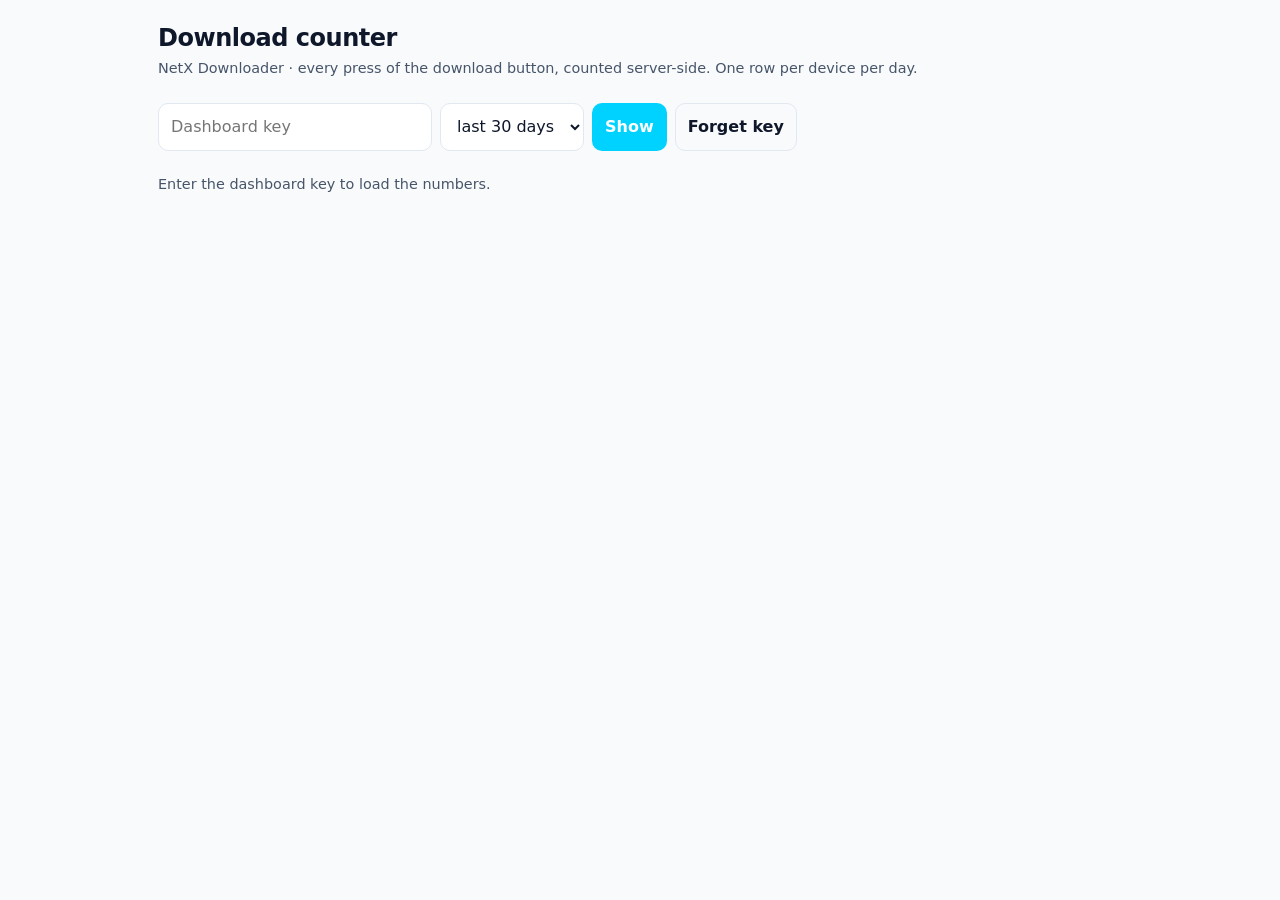
<file: stats.html>
<!DOCTYPE html>
<html lang="en">
<head>
<meta charset="utf-8">
<meta name="viewport" content="width=device-width, initial-scale=1">
<meta name="robots" content="noindex, nofollow">
<title>Downloads — NetX Downloader</title>
<link rel="icon" href="assets/favicon.png" type="image/png">
<link rel="stylesheet" href="css/style.css">
<style>
  body { background: var(--bg); color: var(--ink); font-family: var(--ff); margin: 0; }
  .wrap { max-width: 1000px; margin: 0 auto; padding: 24px 18px 60px; }
  h1 { font-size: 1.5rem; margin: 0 0 4px; }
  .sub { color: var(--muted); font-size: .9rem; margin: 0 0 22px; }
  .gate { display: flex; gap: 8px; flex-wrap: wrap; margin-bottom: 22px; }
  input, select, button { font: inherit; border-radius: 10px; padding: 10px 12px;
    border: 1px solid var(--line); background: var(--panel); color: var(--ink); }
  button { background: var(--orange); border-color: transparent; color: #fff; font-weight: 700; cursor: pointer; }
  .cards { display: grid; gap: 12px; grid-template-columns: repeat(auto-fit, minmax(150px, 1fr)); }
  .card { background: var(--panel); border: 1px solid var(--line); border-radius: var(--radius); padding: 16px; }
  .card .n { font-size: 1.9rem; font-weight: 800; letter-spacing: -.02em; }
  .card .l { color: var(--muted); font-size: .78rem; text-transform: uppercase; letter-spacing: .08em; margin-top: 4px; }
  .panel { background: var(--panel); border: 1px solid var(--line); border-radius: var(--radius);
    padding: 16px; margin-top: 18px; }
  .panel h2 { font-size: .95rem; margin: 0 0 12px; color: var(--muted);
    text-transform: uppercase; letter-spacing: .08em; }
  /* The site stylesheet gives every table a 460px minimum (it is meant for the
     wide comparison table on the home page, which lives in a .table-scroll).
     These tables are two and three narrow columns, so that minimum only pushed
     the counts off the right edge of a phone. */
  table { width: 100%; border-collapse: collapse; font-size: .9rem; min-width: 0; }
  td, th { text-align: left; padding: 7px 4px; border-bottom: 1px solid var(--line); }
  th { color: var(--muted-2); font-weight: 600; font-size: .78rem; }
  td:last-child, th:last-child { text-align: right; }
  .msg { color: var(--muted); font-size: .9rem; }
  .err { color: #ff6b6b; font-size: .9rem; }
  /* The latest-downloads table has seven columns, which no phone can fit. It
     alone gets a horizontal scroller; the small summary tables stay fluid. */
  .scroll-x { overflow-x: auto; -webkit-overflow-scrolling: touch; }
  .scroll-x table { min-width: 640px; }
  .ip { font-family: ui-monospace, SFMono-Regular, Menlo, monospace; font-size: .82rem; }
  .two { display: grid; gap: 18px; grid-template-columns: 1fr; }
  .two > * { min-width: 0; }
  @media (min-width: 760px) { .two { grid-template-columns: 1fr 1fr; } }
  svg { width: 100%; height: 140px; display: block; }
  svg rect { fill: var(--orange); }
</style>
<script>
  (function () { var t = localStorage.getItem('vd-theme');
    if (t === 'light' || t === 'dark') document.documentElement.setAttribute('data-theme', t); })();
</script>
</head>
<body>
<div class="wrap">
  <h1>Download counter</h1>
  <p class="sub">NetX Downloader · every press of the download button, counted server-side. One row per device per day.</p>

  <form class="gate" id="gate">
    <input id="key" type="password" placeholder="Dashboard key" autocomplete="current-password" size="26">
    <select id="days">
      <option value="7">last 7 days</option>
      <option value="30" selected>last 30 days</option>
      <option value="90">last 90 days</option>
    </select>
    <button type="submit">Show</button>
    <button type="button" id="forget" style="background:var(--panel-2);color:var(--ink);border-color:var(--line)">Forget key</button>
  </form>

  <div id="out"><p class="msg">Enter the dashboard key to load the numbers.</p></div>
</div>

<script>
var out = document.getElementById('out');
var keyEl = document.getElementById('key');
var daysEl = document.getElementById('days');
var saved = localStorage.getItem('vd-stats-key');
if (saved) { keyEl.value = saved; load(); }

document.getElementById('gate').addEventListener('submit', function (e) {
  e.preventDefault();
  localStorage.setItem('vd-stats-key', keyEl.value);
  load();
});
document.getElementById('forget').addEventListener('click', function () {
  localStorage.removeItem('vd-stats-key'); keyEl.value = '';
  out.innerHTML = '<p class="msg">Key forgotten.</p>';
});

function esc(s) { return String(s == null ? '' : s).replace(/[<>&"]/g, function (c) {
  return ({ '<': '&lt;', '>': '&gt;', '&': '&amp;', '"': '&quot;' })[c]; }); }
function n(v) { return (v == null ? 0 : v).toLocaleString(); }

function load() {
  out.innerHTML = '<p class="msg">Loading…</p>';
  // The key travels as a header, never in the URL: query strings end up in
  // browser history, in Referer headers and in the host's request logs.
  fetch('/api/stats?days=' + encodeURIComponent(daysEl.value),
        { headers: { 'x-stats-key': keyEl.value }, cache: 'no-store' })
    .then(function (r) { return r.json().then(function (j) { return { ok: r.ok, code: r.status, j: j }; }); })
    .then(function (res) {
      if (!res.ok) {
        var hint = res.code === 401 ? 'Wrong key.'
          : res.j && res.j.error === 'not-configured'
            ? 'The server is missing its Supabase environment variables.'
            : 'Error ' + res.code + ' — ' + esc(res.j && (res.j.detail || res.j.error));
        out.innerHTML = '<p class="err">' + hint + '</p>';
        return;
      }
      render(res.j);
    })
    .catch(function () { out.innerHTML = '<p class="err">Could not reach /api/stats.</p>'; });
}

function cards(d) {
  // `taps` and the browser breakdowns only exist once the updated schema.sql has
  // been run; until then fall back so the page still renders the old numbers.
  var taps = d.taps == null ? d.total : d.taps;
  var items = [
    [n(d.total), 'downloads · devices'], [n(taps), 'taps on the button'],
    [n(d.today), 'devices today'], [n(d.last_7d), 'last 7 days'],
    [n(d.last_30d), 'last 30 days'], [n(d.activations), 'app first-opens'],
  ];
  return '<div class="cards">' + items.map(function (i) {
    return '<div class="card"><div class="n">' + i[0] + '</div><div class="l">' + i[1] + '</div></div>';
  }).join('') + '</div>';
}

function chart(rows) {
  if (!rows || !rows.length) return '<p class="msg">No downloads recorded yet.</p>';
  var max = Math.max.apply(null, rows.map(function (r) { return r.n; }));
  var w = 1000, h = 130, bw = Math.max(2, Math.floor(w / rows.length) - 2);
  var bars = rows.map(function (r, i) {
    var bh = Math.max(2, Math.round((r.n / max) * (h - 18)));
    return '<rect x="' + (i * (bw + 2)) + '" y="' + (h - bh) + '" width="' + bw + '" height="' + bh +
      '" rx="2"><title>' + esc(r.d) + ': ' + r.n + '</title></rect>';
  }).join('');
  return '<svg viewBox="0 0 ' + (rows.length * (bw + 2)) + ' ' + h + '" preserveAspectRatio="none">' + bars +
    '</svg><p class="msg">' + esc(rows[0].d) + ' → ' + esc(rows[rows.length - 1].d) +
    ' · peak ' + max + ' in a day</p>';
}

function table(rows, head, keyName) {
  if (!rows || !rows.length) return '<p class="msg">Nothing yet.</p>';
  return '<table><tr><th>' + head + '</th><th>devices</th></tr>' + rows.map(function (r) {
    return '<tr><td>' + esc(r[keyName]) + '</td><td>' + n(r.n) + '</td></tr>';
  }).join('') + '</table>';
}

function place(r) {
  var bits = [r.city, r.region, r.country].filter(function (v) { return v; });
  return bits.length ? bits.join(', ') : '??';
}
function version(name, ver) {
  if (!name) return '—';
  return esc(name) + (ver ? ' ' + esc(ver) : '');
}

function recent(rows) {
  if (!rows || !rows.length) return '<p class="msg">Nothing yet.</p>';
  return '<div class="scroll-x"><table>' +
    '<tr><th>first tap (UTC)</th><th>where</th><th>device</th><th>browser</th>' +
    '<th>OS</th><th>IP</th><th>taps</th></tr>' + rows.map(function (r) {
      return '<tr><td>' + esc(String(r.created_at).replace('T', ' ').slice(0, 16)) + '</td>' +
        '<td>' + esc(place(r)) + '</td>' +
        '<td>' + esc(r.device || 'other') + '</td>' +
        '<td>' + version(r.browser, r.browser_version) + '</td>' +
        '<td>' + version(r.os, r.os_version) + '</td>' +
        '<td class="ip">' + esc(r.ip || '—') + '</td>' +
        '<td>' + n(r.hits == null ? 1 : r.hits) + '</td></tr>';
    }).join('') + '</table></div>';
}

function render(d) {
  var browsers = d.by_browser
    ? '<div class="two"><div class="panel"><h2>Browser</h2>' + table(d.by_browser, 'browser', 'browser') +
      '</div><div class="panel"><h2>Operating system</h2>' + table(d.by_os, 'os', 'os') + '</div></div>'
    : '';
  out.innerHTML = cards(d) +
    '<div class="panel"><h2>Devices per day</h2>' + chart(d.by_day) + '</div>' +
    '<div class="two"><div class="panel"><h2>Top countries</h2>' + table(d.by_country, 'country', 'country') +
    '</div><div class="panel"><h2>Device</h2>' + table(d.by_device, 'device', 'device') + '</div></div>' +
    browsers +
    '<div class="panel"><h2>Latest downloads</h2>' + recent(d.recent) + '</div>' +
    '<p class="msg">Generated ' + esc(String(d.generated_at).replace('T', ' ').slice(0, 19)) +
    ' UTC · one row per device per day; “taps” counts every press.</p>';
}
</script>
</body>
</html>
</file>
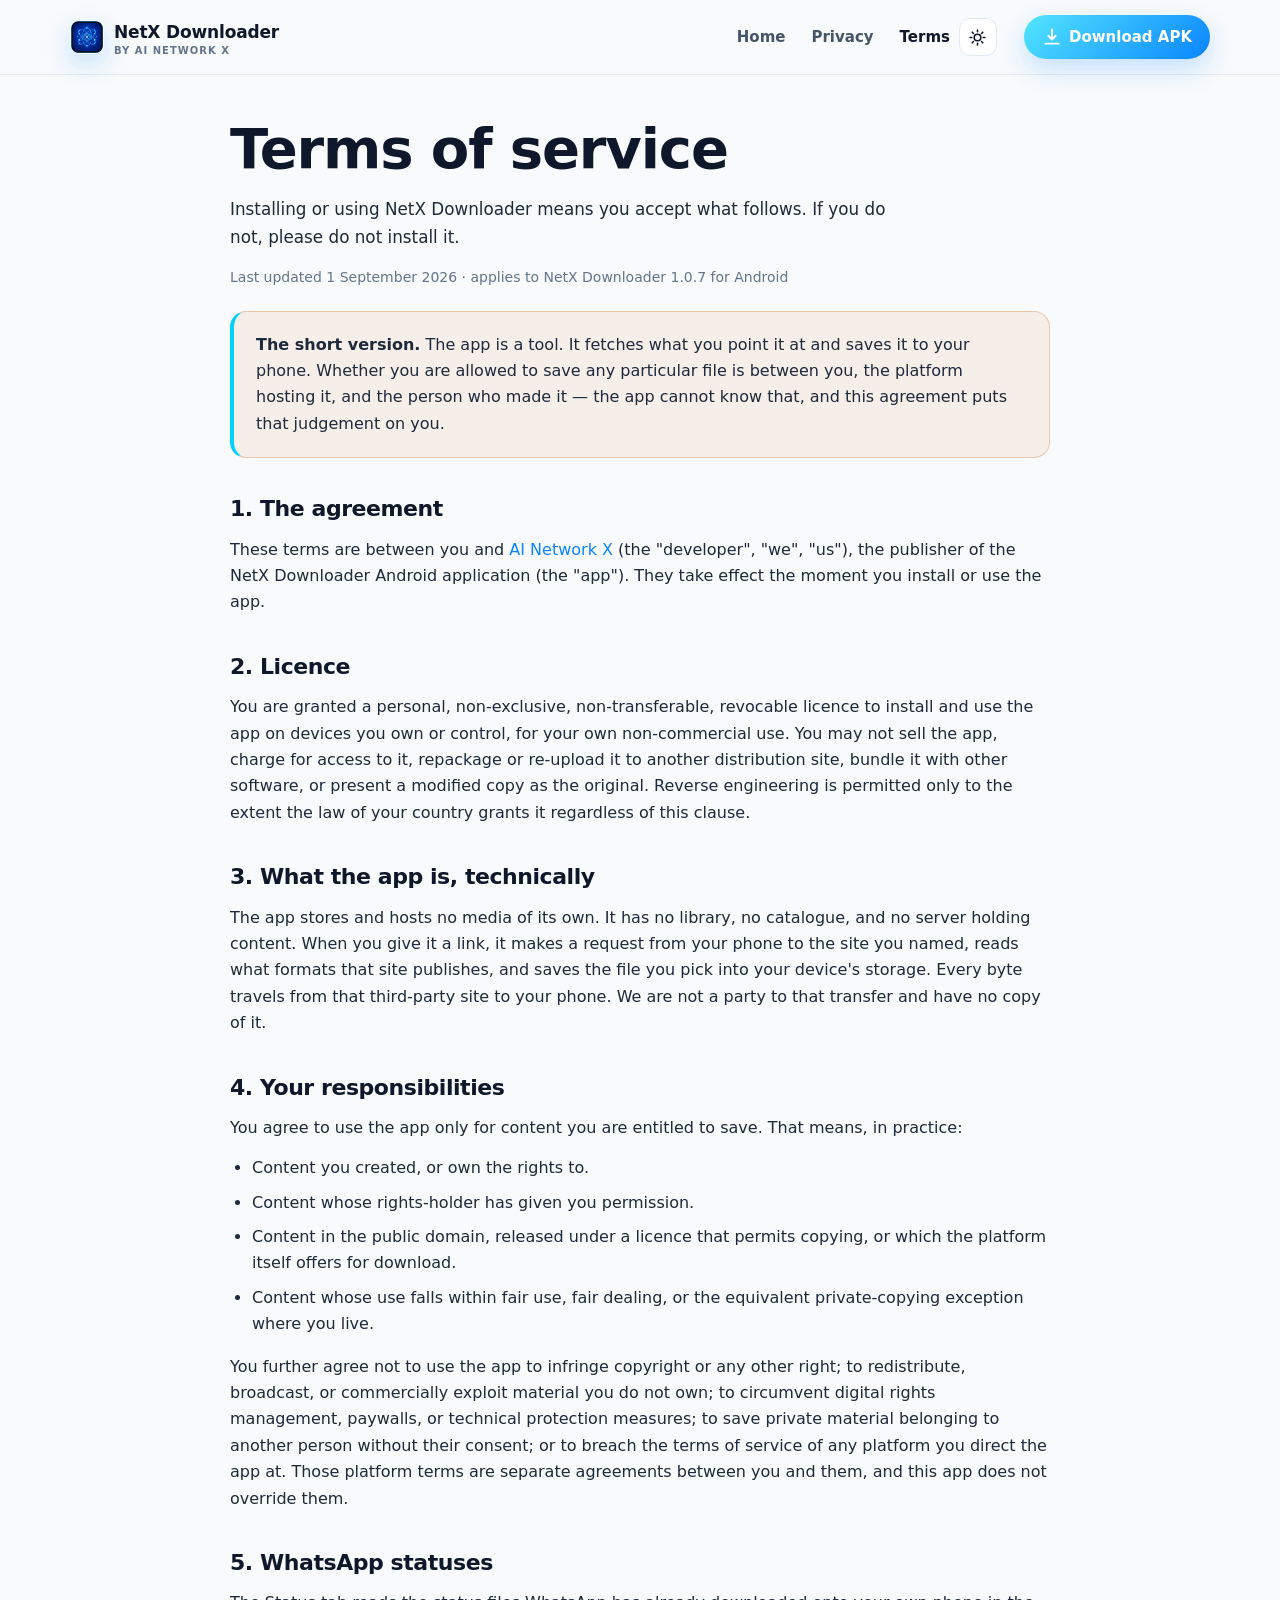
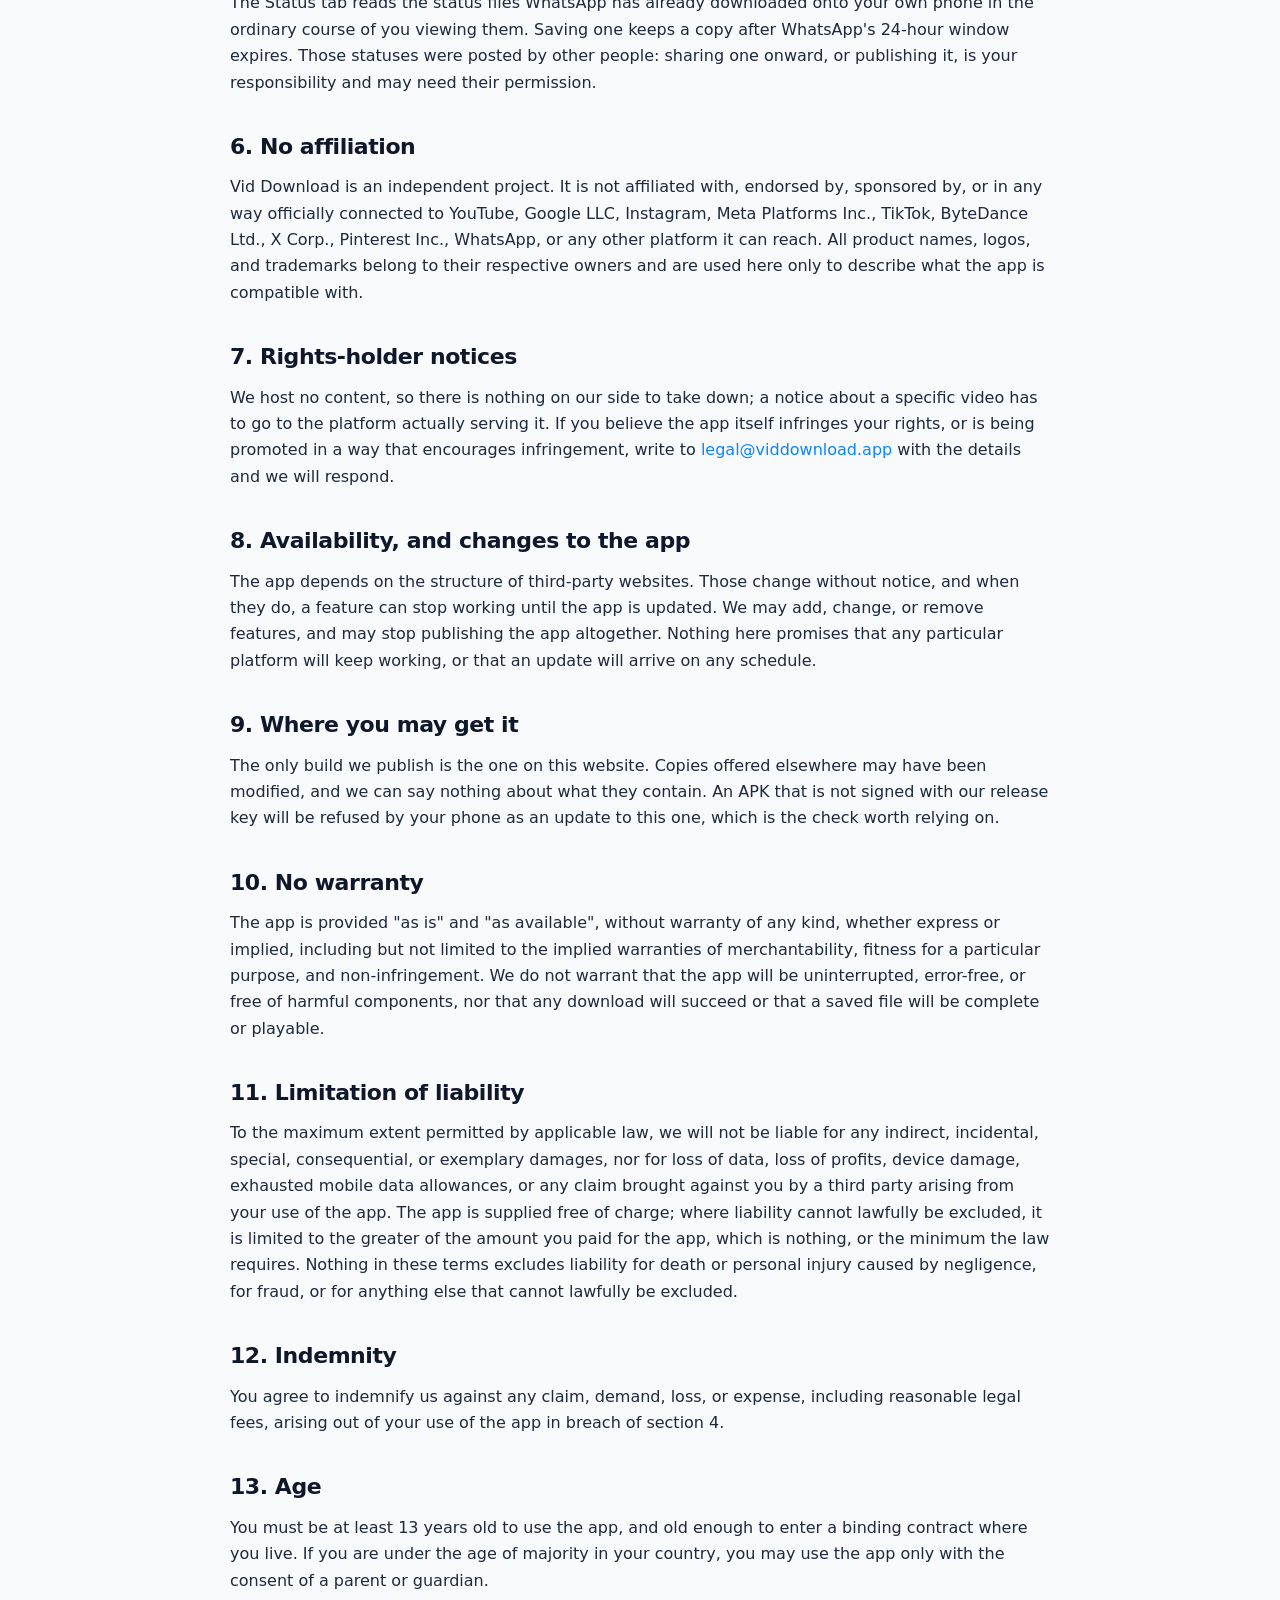
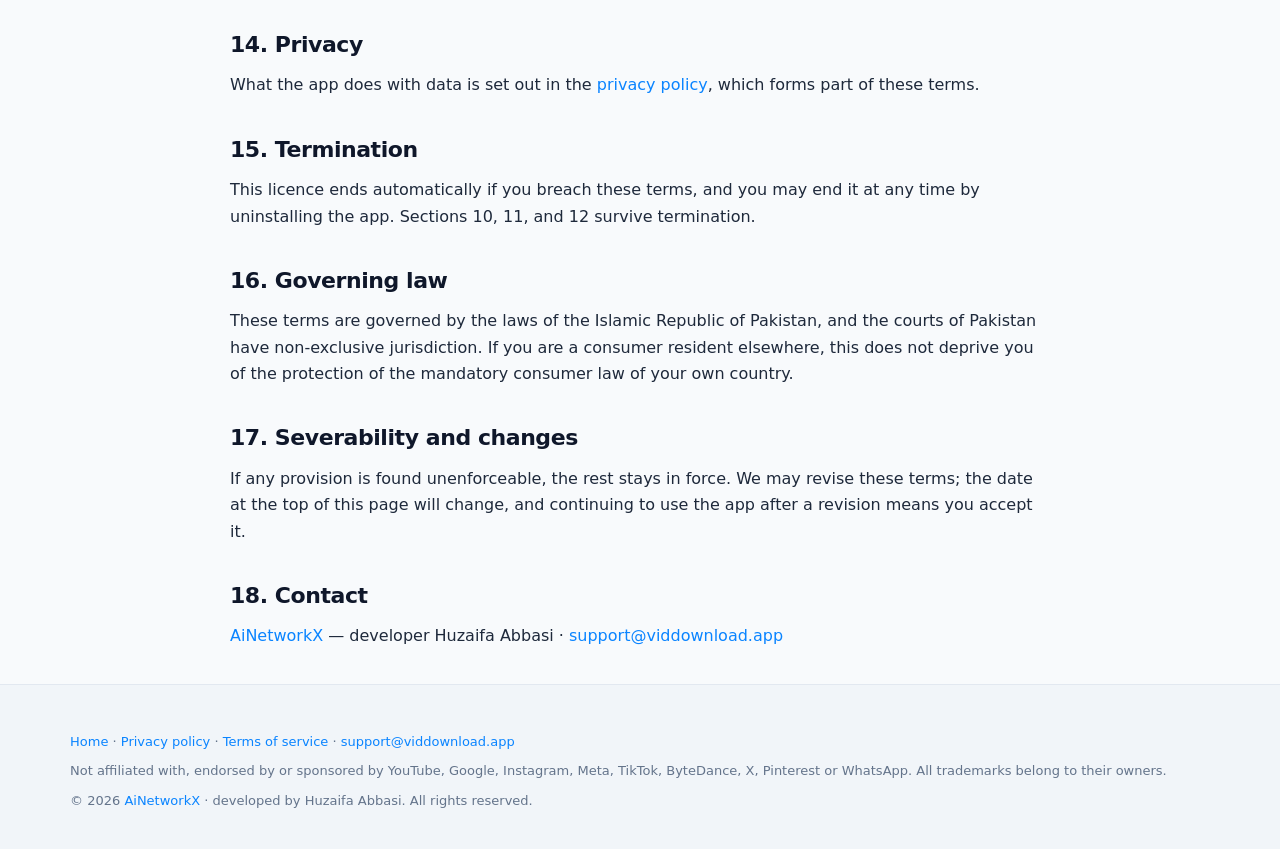
<file: terms.html>
<!DOCTYPE html>
<html lang="en">
<head>
<meta charset="utf-8">
<meta name="viewport" content="width=device-width, initial-scale=1">
<title>Terms of Service — NetX Downloader</title>
<meta name="description" content="The terms you agree to when you install and use NetX Downloader for Android.">
<meta name="theme-color" content="#00D2FF">
<link rel="canonical" href="https://vid-download-iv.vercel.app/terms.html">
<link rel="icon" href="assets/favicon.png" sizes="any" type="image/png">
<link rel="apple-touch-icon" href="assets/apple-touch-icon.png">
<link rel="stylesheet" href="css/style.css">
<script>
(function(){try{var t=localStorage.getItem("vd-theme");if(t==="light"||t==="dark")document.documentElement.setAttribute("data-theme",t);}catch(e){}}());
</script>
</head>
<body>

<header class="site-header">
  <div class="wrap">
    <a class="brand" href="index.html">
      <img src="assets/logo-512.png" alt="NetX Downloader logo" width="34" height="34">
      <span>NetX Downloader<small>by AI Network X</small></span>
    </a>
    <nav class="site-nav" aria-label="Main">
      <ul>
        <li><a href="index.html">Home</a></li>
        <li><a href="privacy.html">Privacy</a></li>
        <li><a href="terms.html" aria-current="page">Terms</a></li>
      </ul>
    </nav>
    <button class="theme-toggle" type="button" data-theme-toggle aria-label="Switch between dark and light theme">
      <svg class="i-moon" viewBox="0 0 24 24" fill="none" stroke="currentColor" stroke-width="2" stroke-linecap="round" aria-hidden="true"><path d="M21 12.8A9 9 0 1 1 11.2 3a7 7 0 0 0 9.8 9.8z"/></svg>
      <svg class="i-sun" viewBox="0 0 24 24" fill="none" stroke="currentColor" stroke-width="2" stroke-linecap="round" aria-hidden="true"><circle cx="12" cy="12" r="4.2"/><path d="M12 2.6v2.2M12 19.2v2.2M2.6 12h2.2M19.2 12h2.2M5.3 5.3l1.6 1.6M17.1 17.1l1.6 1.6M18.7 5.3l-1.6 1.6M6.9 17.1l-1.6 1.6"/></svg>
    </button>
    <a class="btn btn-sm header-cta" href="/download" data-vd-href aria-label="Download the Vid Download APK">
      <svg viewBox="0 0 24 24" fill="none" stroke="currentColor" stroke-width="2.2" stroke-linecap="round" stroke-linejoin="round" aria-hidden="true"><path d="M12 3v12m0 0 4.5-4.5M12 15l-4.5-4.5M4 20h16"/></svg>
      <span class="cta-long">Download APK</span><span class="cta-short">APK</span>
    </a>
    <button class="nav-toggle" type="button" aria-expanded="false" aria-controls="mobile-nav" aria-label="Menu">
      <span></span><span></span><span></span>
    </button>
  </div>
</header>

<nav class="mobile-nav" id="mobile-nav" aria-label="Mobile">
  <ul>
    <li><a href="index.html">Home</a></li>
    <li><a href="privacy.html">Privacy</a></li>
    <li><a href="terms.html">Terms</a></li>
  </ul>
  <a class="btn btn-block" href="/download" data-vd-href>Download APK</a>
</nav>

<main class="wrap">
<article class="doc">

<h1>Terms of service</h1>
<p class="lede">Installing or using NetX Downloader means you accept what follows. If you do not, please do not install it.</p>
<p class="stamp">Last updated 1 September 2026 · applies to NetX Downloader <span data-vd="version">1.0.7</span> for Android</p>

<div class="callout" style="margin:22px 0 30px">
  <p><strong>The short version.</strong> The app is a tool. It fetches what you point it at and saves it to your phone. Whether you are allowed to save any particular file is between you, the platform hosting it, and the person who made it — the app cannot know that, and this agreement puts that judgement on you.</p>
</div>
<h2 id="agreement">1. The agreement</h2>
<p>These terms are between you and <a href="https://community.ainetworkx.com/" target="_blank" rel="noopener">AI Network X</a> (the "developer", "we", "us"), the publisher of the NetX Downloader Android application (the "app"). They take effect the moment you install or use the app.</p>

<h2 id="licence">2. Licence</h2>
<p>You are granted a personal, non-exclusive, non-transferable, revocable licence to install and use the app on devices you own or control, for your own non-commercial use. You may not sell the app, charge for access to it, repackage or re-upload it to another distribution site, bundle it with other software, or present a modified copy as the original. Reverse engineering is permitted only to the extent the law of your country grants it regardless of this clause.</p>

<h2 id="what-it-is">3. What the app is, technically</h2>
<p>The app stores and hosts no media of its own. It has no library, no catalogue, and no server holding content. When you give it a link, it makes a request from your phone to the site you named, reads what formats that site publishes, and saves the file you pick into your device's storage. Every byte travels from that third-party site to your phone. We are not a party to that transfer and have no copy of it.</p>

<h2 id="responsibilities">4. Your responsibilities</h2>
<p>You agree to use the app only for content you are entitled to save. That means, in practice:</p>
<ul>
  <li>Content you created, or own the rights to.</li>
  <li>Content whose rights-holder has given you permission.</li>
  <li>Content in the public domain, released under a licence that permits copying, or which the platform itself offers for download.</li>
  <li>Content whose use falls within fair use, fair dealing, or the equivalent private-copying exception where you live.</li>
</ul>
<p>You further agree not to use the app to infringe copyright or any other right; to redistribute, broadcast, or commercially exploit material you do not own; to circumvent digital rights management, paywalls, or technical protection measures; to save private material belonging to another person without their consent; or to breach the terms of service of any platform you direct the app at. Those platform terms are separate agreements between you and them, and this app does not override them.</p>

<h2 id="status">5. WhatsApp statuses</h2>
<p>The Status tab reads the status files WhatsApp has already downloaded onto your own phone in the ordinary course of you viewing them. Saving one keeps a copy after WhatsApp's 24-hour window expires. Those statuses were posted by other people: sharing one onward, or publishing it, is your responsibility and may need their permission.</p>

<h2 id="affiliation">6. No affiliation</h2>
<p>Vid Download is an independent project. It is not affiliated with, endorsed by, sponsored by, or in any way officially connected to YouTube, Google LLC, Instagram, Meta Platforms Inc., TikTok, ByteDance Ltd., X Corp., Pinterest Inc., WhatsApp, or any other platform it can reach. All product names, logos, and trademarks belong to their respective owners and are used here only to describe what the app is compatible with.</p>

<h2 id="notices">7. Rights-holder notices</h2>
<p>We host no content, so there is nothing on our side to take down; a notice about a specific video has to go to the platform actually serving it. If you believe the app itself infringes your rights, or is being promoted in a way that encourages infringement, write to <a href="mailto:legal@viddownload.app">legal@viddownload.app</a> with the details and we will respond.</p>
<h2 id="availability">8. Availability, and changes to the app</h2>
<p>The app depends on the structure of third-party websites. Those change without notice, and when they do, a feature can stop working until the app is updated. We may add, change, or remove features, and may stop publishing the app altogether. Nothing here promises that any particular platform will keep working, or that an update will arrive on any schedule.</p>

<h2 id="distribution">9. Where you may get it</h2>
<p>The only build we publish is the one on this website. Copies offered elsewhere may have been modified, and we can say nothing about what they contain. An APK that is not signed with our release key will be refused by your phone as an update to this one, which is the check worth relying on.</p>

<h2 id="warranty">10. No warranty</h2>
<p>The app is provided "as is" and "as available", without warranty of any kind, whether express or implied, including but not limited to the implied warranties of merchantability, fitness for a particular purpose, and non-infringement. We do not warrant that the app will be uninterrupted, error-free, or free of harmful components, nor that any download will succeed or that a saved file will be complete or playable.</p>

<h2 id="liability">11. Limitation of liability</h2>
<p>To the maximum extent permitted by applicable law, we will not be liable for any indirect, incidental, special, consequential, or exemplary damages, nor for loss of data, loss of profits, device damage, exhausted mobile data allowances, or any claim brought against you by a third party arising from your use of the app. The app is supplied free of charge; where liability cannot lawfully be excluded, it is limited to the greater of the amount you paid for the app, which is nothing, or the minimum the law requires. Nothing in these terms excludes liability for death or personal injury caused by negligence, for fraud, or for anything else that cannot lawfully be excluded.</p>

<h2 id="indemnity">12. Indemnity</h2>
<p>You agree to indemnify us against any claim, demand, loss, or expense, including reasonable legal fees, arising out of your use of the app in breach of section 4.</p>

<h2 id="age">13. Age</h2>
<p>You must be at least 13 years old to use the app, and old enough to enter a binding contract where you live. If you are under the age of majority in your country, you may use the app only with the consent of a parent or guardian.</p>

<h2 id="privacy">14. Privacy</h2>
<p>What the app does with data is set out in the <a href="privacy.html">privacy policy</a>, which forms part of these terms.</p>

<h2 id="termination">15. Termination</h2>
<p>This licence ends automatically if you breach these terms, and you may end it at any time by uninstalling the app. Sections 10, 11, and 12 survive termination.</p>

<h2 id="law">16. Governing law</h2>
<p>These terms are governed by the laws of the Islamic Republic of Pakistan, and the courts of Pakistan have non-exclusive jurisdiction. If you are a consumer resident elsewhere, this does not deprive you of the protection of the mandatory consumer law of your own country.</p>

<h2 id="changes">17. Severability and changes</h2>
<p>If any provision is found unenforceable, the rest stays in force. We may revise these terms; the date at the top of this page will change, and continuing to use the app after a revision means you accept it.</p>

<h2 id="contact">18. Contact</h2>
<p><a href="https://community.ainetworkx.com/" target="_blank" rel="noopener">AiNetworkX</a> — developer Huzaifa Abbasi · <a href="mailto:support@viddownload.app">support@viddownload.app</a></p>

</article>
</main>

<footer class="site-footer">
  <div class="wrap">
    <div class="legal-note" style="border-top:0;padding-top:0">
      <p><a href="index.html">Home</a> · <a href="privacy.html">Privacy policy</a> · <a href="terms.html">Terms of service</a> · <a href="mailto:support@viddownload.app">support@viddownload.app</a></p>
      <p>Not affiliated with, endorsed by or sponsored by YouTube, Google, Instagram, Meta, TikTok, ByteDance, X, Pinterest or WhatsApp. All trademarks belong to their owners.</p>
      <p>© <span id="year">2026</span> <a href="https://community.ainetworkx.com/" target="_blank" rel="noopener">AiNetworkX</a> · developed by Huzaifa Abbasi. All rights reserved.</p>
    </div>
  </div>
</footer>

<script src="js/config.js"></script>
<script src="js/main.js"></script>
</body>
</html>
</file>
<file: css/style.css>
/* Vid Download — website styles.
   The palette is the app's own (app/src/main/java/.../ui/theme/Color.kt):
   BurntOrange #D96818 over the dark surfaces the app ships with by default.
   Mobile-first: every rule here is the phone layout, and the media queries
   at the bottom widen it for tablets and desktops.

   Two themes. Every colour a rule needs comes from a custom property, so the
   light theme is a variable swap and nothing else: the dark values live in
   :root, and the light ones are declared twice — once for an explicit
   data-theme="light" (the header toggle) and once for a visitor whose system
   asks for light and who has not overridden it. */

:root {
  --orange: #00D2FF;
  --orange-lt: #52E5FF;
  --orange-dk: #0A84FF;
  /* Cyan as text: bright enough on dark theme, deep blue on light */
  --accent-ink: #00D2FF;
  --bg: #06080F;
  --bg-2: #0F172A;
  --panel: #131D31;
  --panel-2: #18243E;
  --line: #1E293B;
  --ink: #F8FAFC;
  --muted: #94A3B8;
  --muted-2: #64748B;
  --ok: #10B981;
  --header-bg: rgba(6, 8, 15, .85);
  --doc-ink: #E2E8F0;
  --band-fade: rgba(15, 23, 42, .4);
  --ring: rgba(0, 210, 255, .1);
  --radius: 16px;
  --radius-lg: 26px;
  --wrap: 1180px;
  --shadow: 0 18px 50px rgba(0, 0, 0, .55);
  --glow: 0 10px 30px rgba(0, 210, 255, .35);
  --ff: "Segoe UI", system-ui, -apple-system, Roboto, "Helvetica Neue", Arial, sans-serif;
}

html[data-theme="light"] {
  --accent-ink: #0A84FF;
  --bg: #F8FAFC;
  --bg-2: #F1F5F9;
  --panel: #FFFFFF;
  --panel-2: #F8FAFC;
  --line: #E2E8F0;
  --ink: #0F172A;
  --muted: #475569;
  --muted-2: #64748B;
  --header-bg: rgba(248, 250, 252, .92);
  --doc-ink: #1E293B;
  --band-fade: rgba(241, 245, 249, .6);
  --ring: rgba(10, 132, 255, .08);
  --shadow: 0 16px 40px rgba(15, 23, 42, .08);
  --glow: 0 10px 26px rgba(10, 132, 255, .22);
}

@media (prefers-color-scheme: light) {
  html:not([data-theme="dark"]) {
    --accent-ink: #0A84FF;
    --bg: #F8FAFC;
    --bg-2: #F1F5F9;
    --panel: #FFFFFF;
    --panel-2: #F8FAFC;
    --line: #E2E8F0;
    --ink: #0F172A;
    --muted: #475569;
    --muted-2: #64748B;
    --header-bg: rgba(248, 250, 252, .92);
    --doc-ink: #1E293B;
    --band-fade: rgba(241, 245, 249, .6);
    --ring: rgba(10, 132, 255, .08);
    --shadow: 0 16px 40px rgba(15, 23, 42, .08);
    --glow: 0 10px 26px rgba(10, 132, 255, .22);
  }
}

*, *::before, *::after { box-sizing: border-box; }

html {
  scroll-behavior: smooth;
  -webkit-text-size-adjust: 100%;
  scroll-padding-top: 84px;
}

body {
  margin: 0;
  font-family: var(--ff);
  background: var(--bg);
  color: var(--ink);
  font-size: 16px;
  line-height: 1.65;
  overflow-x: hidden;
}

img, svg { display: block; max-width: 100%; }
a { color: var(--accent-ink); text-decoration: none; }
a:hover { text-decoration: underline; }
:focus-visible { outline: 3px solid var(--orange); outline-offset: 3px; border-radius: 8px; }
/* ---------- layout + type ---------- */

.wrap {
  width: 100%;
  max-width: var(--wrap);
  margin: 0 auto;
  padding: 0 20px;
}

section { padding: 56px 0; }
section.tight { padding: 36px 0; }

h1, h2, h3, h4 { line-height: 1.2; margin: 0 0 14px; font-weight: 800; letter-spacing: -.02em; }
h1 { font-size: clamp(2rem, 7vw, 3.5rem); }
h2 { font-size: clamp(1.5rem, 5vw, 2.25rem); }
h3 { font-size: 1.125rem; font-weight: 700; }
p { margin: 0 0 14px; }

.eyebrow {
  display: inline-block;
  font-size: .75rem;
  font-weight: 800;
  letter-spacing: .16em;
  text-transform: uppercase;
  color: var(--accent-ink);
  margin-bottom: 10px;
}

.lede { color: var(--muted); font-size: 1.05rem; max-width: 62ch; }
.section-head { max-width: 720px; margin: 0 auto 34px; text-align: center; }
.section-head .lede { margin-left: auto; margin-right: auto; }
.muted { color: var(--muted); }
.small { font-size: .875rem; }
.center { text-align: center; }
.nowrap { white-space: nowrap; }
.alt-bg { background: var(--bg-2); border-block: 1px solid var(--line); }
/* ---------- header ---------- */

.site-header {
  position: sticky;
  top: 0;
  z-index: 60;
  background: var(--header-bg);
  backdrop-filter: saturate(150%) blur(14px);
  border-bottom: 1px solid var(--line);
}

.site-header .wrap {
  display: flex;
  align-items: center;
  gap: 9px;
  height: 66px;
}

.brand { display: flex; align-items: center; gap: 10px; color: var(--ink); font-weight: 800; }
.brand:hover { text-decoration: none; }
.brand img { width: 34px; height: 34px; border-radius: 9px; box-shadow: var(--glow); }
.brand span { font-size: 1.0625rem; letter-spacing: -.01em; white-space: nowrap; }
.brand small {
  display: block;
  font-size: .625rem;
  font-weight: 600;
  letter-spacing: .1em;
  text-transform: uppercase;
  color: var(--muted-2);
  line-height: 1;
}

.site-nav { margin-left: auto; }
.site-nav ul { display: none; list-style: none; margin: 0; padding: 0; gap: 26px; }
.site-nav a { color: var(--muted); font-size: .9375rem; font-weight: 600; }
.site-nav a:hover, .site-nav a[aria-current="page"] { color: var(--ink); text-decoration: none; }
/* The download button stays in the bar at every width — it is the one thing
   anyone arriving here wants. On a phone it shrinks to icon + "APK" so the
   wordmark, the theme switch and the menu button still fit on one line. */
.site-header .header-cta { padding: 9px 13px; font-size: .875rem; gap: 7px; }
.header-cta .cta-long { display: none; }
.header-cta .cta-short { display: inline; }

.theme-toggle {
  width: 38px;
  height: 38px;
  flex: 0 0 auto;
  display: grid;
  place-items: center;
  padding: 0;
  background: var(--panel);
  border: 1px solid var(--line);
  border-radius: 11px;
  color: var(--ink);
  cursor: pointer;
}
.theme-toggle:hover { border-color: var(--muted-2); }
.theme-toggle svg { width: 19px; height: 19px; }
/* One button, two glyphs: the sun is what you get *after* pressing it, so only
   the other theme's icon is ever on screen. */
.theme-toggle .i-sun { display: none; }
html[data-theme="light"] .theme-toggle .i-sun { display: block; }
html[data-theme="light"] .theme-toggle .i-moon { display: none; }
@media (prefers-color-scheme: light) {
  html:not([data-theme="dark"]) .theme-toggle .i-sun { display: block; }
  html:not([data-theme="dark"]) .theme-toggle .i-moon { display: none; }
}
.nav-toggle {
  width: 42px;
  height: 42px;
  display: grid;
  place-items: center;
  gap: 5px;
  background: var(--panel);
  border: 1px solid var(--line);
  border-radius: 12px;
  cursor: pointer;
}
.nav-toggle span {
  display: block;
  width: 18px;
  height: 2px;
  background: var(--ink);
  border-radius: 2px;
  transition: transform .25s ease, opacity .2s ease;
}
.nav-toggle[aria-expanded="true"] span:nth-child(1) { transform: translateY(7px) rotate(45deg); }
.nav-toggle[aria-expanded="true"] span:nth-child(2) { opacity: 0; }
.nav-toggle[aria-expanded="true"] span:nth-child(3) { transform: translateY(-7px) rotate(-45deg); }

/* The drawer is a plain block under the bar, so it never traps scroll. */
.mobile-nav {
  display: none;
  border-bottom: 1px solid var(--line);
  background: var(--bg-2);
}
.mobile-nav.open { display: block; }
.mobile-nav ul { list-style: none; margin: 0; padding: 10px 0 18px; }
.mobile-nav a {
  display: block;
  padding: 12px 20px;
  color: var(--ink);
  font-weight: 600;
  border-radius: 10px;
}
.mobile-nav a:hover { background: var(--panel); text-decoration: none; }
.mobile-nav .btn { margin: 10px 20px 0; }
/* ---------- buttons ---------- */

.btn {
  display: inline-flex;
  align-items: center;
  justify-content: center;
  gap: 10px;
  padding: 15px 26px;
  font: inherit;
  font-weight: 700;
  font-size: 1rem;
  color: #fff;
  background: linear-gradient(135deg, var(--orange-lt), var(--orange-dk));
  border: 0;
  border-radius: 999px;
  box-shadow: var(--glow);
  cursor: pointer;
  text-align: center;
  transition: transform .18s ease, box-shadow .18s ease, filter .18s ease;
}
.btn:hover { transform: translateY(-2px); box-shadow: 0 16px 34px rgba(217, 104, 24, .45); text-decoration: none; filter: brightness(1.05); }
.btn:active { transform: translateY(0); }
.btn svg { width: 20px; height: 20px; flex: 0 0 auto; }
.btn small { display: block; font-size: .75rem; font-weight: 600; opacity: .85; }

.btn-ghost {
  background: transparent;
  color: var(--ink);
  border: 1px solid var(--line);
  box-shadow: none;
}
.btn-ghost:hover { background: var(--panel); box-shadow: none; border-color: var(--muted-2); }

.btn-sm { padding: 10px 18px; font-size: .9375rem; }
.btn-block { width: 100%; }
.btn-row { display: flex; flex-wrap: wrap; gap: 14px; }
/* ---------- hero ---------- */

.hero {
  position: relative;
  padding: 44px 0 20px;
  overflow: hidden;
}
/* Two soft lamps behind the fold. Pointer-events off so they never eat a tap. */
.hero::before, .hero::after {
  content: "";
  position: absolute;
  border-radius: 50%;
  filter: blur(90px);
  opacity: .5;
  pointer-events: none;
  z-index: 0;
}
.hero::before { width: 420px; height: 420px; background: rgba(217, 104, 24, .38); top: -160px; right: -140px; }
.hero::after { width: 340px; height: 340px; background: rgba(40, 90, 200, .16); bottom: -180px; left: -120px; }
.hero .wrap { position: relative; z-index: 1; }

.pill {
  display: inline-flex;
  align-items: center;
  gap: 8px;
  padding: 7px 14px;
  margin-bottom: 18px;
  font-size: .8125rem;
  font-weight: 700;
  color: var(--accent-ink);
  background: rgba(217, 104, 24, .12);
  border: 1px solid rgba(217, 104, 24, .35);
  border-radius: 999px;
}
.pill .dot { width: 7px; height: 7px; border-radius: 50%; background: var(--ok); }

.hero h1 span { color: var(--accent-ink); }
.hero .lede { font-size: 1.0625rem; margin-bottom: 26px; }
.hero-facts { display: flex; flex-wrap: wrap; gap: 8px 20px; margin: 22px 0 0; padding: 0; list-style: none; color: var(--muted); font-size: .875rem; }
.hero-facts li { display: flex; align-items: center; gap: 7px; }
.hero-facts svg { width: 16px; height: 16px; color: var(--ok); }
/* ---------- phone mockup ---------- */

.phone {
  width: min(272px, 74vw);
  margin: 34px auto 0;
  padding: 9px;
  background: linear-gradient(160deg, #33333c, #14141a 60%);
  border: 1px solid #3a3a44;
  border-radius: 34px;
  box-shadow: var(--shadow), 0 0 0 1px rgba(255, 255, 255, .04) inset;
  position: relative;
}
.phone::before {
  content: "";
  position: absolute;
  top: 17px;
  left: 50%;
  transform: translateX(-50%);
  width: 54px;
  height: 5px;
  background: #0b0b0d;
  border-radius: 999px;
  z-index: 2;
}
.phone img {
  width: 100%;
  height: auto;
  border-radius: 26px;
  background: #111;
}
.phone-stack { position: relative; }
/* The second, smaller handset that overlaps the hero phone on wide screens. */
.phone-stack .phone.behind { display: none; }

.hero-art { position: relative; }
/* ---------- platform strip ---------- */

.platforms { display: flex; flex-wrap: wrap; justify-content: center; gap: 10px; }
.platform {
  display: inline-flex;
  align-items: center;
  gap: 9px;
  padding: 9px 15px;
  background: var(--panel);
  border: 1px solid var(--line);
  border-radius: 999px;
  font-size: .875rem;
  font-weight: 600;
  color: var(--ink);
  transition: transform .18s ease, border-color .18s ease;
}
.platform:hover { transform: translateY(-2px); border-color: var(--muted-2); }
.platform i {
  width: 10px;
  height: 10px;
  border-radius: 50%;
  background: var(--brand, var(--orange));
  box-shadow: 0 0 0 3px var(--ring);
}

/* ---------- stats ---------- */

.stats { display: grid; grid-template-columns: repeat(2, 1fr); gap: 14px; }
.stat {
  padding: 20px 16px;
  text-align: center;
  background: var(--panel);
  border: 1px solid var(--line);
  border-radius: var(--radius);
}
.stat b { display: block; font-size: 1.5rem; font-weight: 800; color: var(--accent-ink); letter-spacing: -.02em; }
.stat > span { font-size: .8125rem; color: var(--muted); }
/* The size figure is a <span data-vd> inside the <b>, so it must not pick up the
   small grey caption styling below it. */
.stat b span { font: inherit; color: inherit; }
/* ---------- feature cards ---------- */

.grid { display: grid; gap: 16px; }
/* A grid item's automatic minimum size is its min-content width, so the 460 px
   table inside one of the install cards widened the whole page to 526 px and
   Chrome zoomed the phone viewport out to fit. Letting items shrink below their
   content puts the horizontal scrolling back where it belongs: .table-scroll. */
.grid > *, .steps > *, .stats > * { min-width: 0; }
.card {
  padding: 24px 22px;
  background: var(--panel);
  border: 1px solid var(--line);
  border-radius: var(--radius);
  transition: transform .2s ease, border-color .2s ease, background .2s ease;
}
.card:hover { transform: translateY(-3px); border-color: rgba(217, 104, 24, .45); background: var(--panel-2); }
.card h3 { margin-bottom: 8px; }
.card p { margin: 0; color: var(--muted); font-size: .9375rem; }
.card .ico {
  width: 46px;
  height: 46px;
  display: grid;
  place-items: center;
  margin-bottom: 16px;
  border-radius: 13px;
  background: rgba(217, 104, 24, .13);
  border: 1px solid rgba(217, 104, 24, .3);
  color: var(--accent-ink);
}
.card .ico svg { width: 23px; height: 23px; }

.card.flat:hover { transform: none; border-color: var(--line); background: var(--panel); }
.callout {
  padding: 20px 22px;
  background: rgba(217, 104, 24, .08);
  border: 1px solid rgba(217, 104, 24, .3);
  border-left: 4px solid var(--orange);
  border-radius: var(--radius);
}
.callout p:last-child { margin: 0; }
/* ---------- screenshot gallery ---------- */

.shots-outer { position: relative; }
.shots {
  display: flex;
  gap: 18px;
  padding: 6px 20px 24px;
  margin: 0 -20px;
  overflow-x: auto;
  scroll-snap-type: x mandatory;
  scrollbar-width: none;
}
.shots::-webkit-scrollbar { display: none; }
/* One whole screenshot per swipe. A partly-visible phone at the edge of the
   strip looks like a broken image, so the slide is the full width and the
   arrows do the hinting. */
.shot { flex: 0 0 100%; scroll-snap-align: center; text-align: center; }
.shot .phone { width: min(240px, 72vw); margin: 0 auto 12px; }
.shot figcaption { font-size: .875rem; color: var(--muted); }
.shot figcaption b { display: block; color: var(--ink); font-size: .9375rem; }

.shots-nav { display: flex; justify-content: center; gap: 10px; }
.shots-nav button {
  width: 42px;
  height: 42px;
  display: grid;
  place-items: center;
  background: var(--panel);
  color: var(--ink);
  border: 1px solid var(--line);
  border-radius: 50%;
  cursor: pointer;
}
.shots-nav button:hover { background: var(--panel-2); border-color: var(--muted-2); }
.shots-nav svg { width: 18px; height: 18px; }
/* ---------- numbered steps ---------- */

.steps { display: grid; gap: 18px; counter-reset: step; }
.step {
  position: relative;
  padding: 24px 22px 24px 74px;
  background: var(--panel);
  border: 1px solid var(--line);
  border-radius: var(--radius);
}
.step::before {
  counter-increment: step;
  content: counter(step);
  position: absolute;
  left: 22px;
  top: 22px;
  width: 36px;
  height: 36px;
  display: grid;
  place-items: center;
  font-weight: 800;
  color: #fff;
  background: linear-gradient(135deg, var(--orange-lt), var(--orange-dk));
  border-radius: 11px;
}
.step h3 { margin-bottom: 6px; }
.step p { margin: 0; color: var(--muted); font-size: .9375rem; }

/* ---------- tables ---------- */

.table-scroll { overflow-x: auto; border: 1px solid var(--line); border-radius: var(--radius); }
table { width: 100%; border-collapse: collapse; font-size: .9375rem; min-width: 460px; }
th, td { padding: 13px 16px; text-align: left; border-bottom: 1px solid var(--line); vertical-align: top; }
thead th { background: var(--panel-2); font-size: .8125rem; text-transform: uppercase; letter-spacing: .08em; color: var(--muted); }
tbody tr:last-child td { border-bottom: 0; }
td code, p code, li code { font-family: ui-monospace, Consolas, monospace; font-size: .875em; color: var(--accent-ink); background: rgba(217, 104, 24, .1); padding: 2px 6px; border-radius: 6px; }
/* ---------- FAQ ---------- */

.faq { display: grid; gap: 12px; max-width: 820px; margin: 0 auto; }
.faq details {
  background: var(--panel);
  border: 1px solid var(--line);
  border-radius: var(--radius);
  overflow: hidden;
}
.faq summary {
  display: flex;
  align-items: center;
  justify-content: space-between;
  gap: 14px;
  padding: 18px 20px;
  font-weight: 700;
  cursor: pointer;
  list-style: none;
}
.faq summary::-webkit-details-marker { display: none; }
.faq summary::after {
  content: "+";
  font-size: 1.5rem;
  font-weight: 400;
  line-height: 1;
  color: var(--accent-ink);
  transition: transform .2s ease;
}
.faq details[open] summary::after { transform: rotate(45deg); }
.faq details[open] summary { border-bottom: 1px solid var(--line); }
.faq .answer { padding: 16px 20px 4px; color: var(--muted); font-size: .9375rem; }
.faq .answer p:last-child { margin-bottom: 14px; }

/* ---------- download band ---------- */

.band {
  text-align: center;
  padding: 44px 22px;
  background: linear-gradient(150deg, rgba(217, 104, 24, .16), var(--band-fade));
  border: 1px solid rgba(217, 104, 24, .32);
  border-radius: var(--radius-lg);
}
.band .btn-row { justify-content: center; }
.band .stamp { margin-top: 16px; font-size: .8125rem; color: var(--muted); }
/* ---------- footer ---------- */

.site-footer {
  padding: 46px 0 30px;
  background: var(--bg-2);
  border-top: 1px solid var(--line);
  font-size: .9375rem;
}
.footer-grid { display: grid; gap: 30px; margin-bottom: 32px; }
.footer-grid h4 { font-size: .8125rem; text-transform: uppercase; letter-spacing: .12em; color: var(--muted-2); margin-bottom: 12px; }
.footer-grid ul { list-style: none; margin: 0; padding: 0; display: grid; gap: 9px; }
.footer-grid a { color: var(--muted); }
.footer-grid a:hover { color: var(--ink); }
.footer-brand p { color: var(--muted); max-width: 34ch; }
.legal-note {
  padding-top: 22px;
  border-top: 1px solid var(--line);
  color: var(--muted-2);
  font-size: .8125rem;
}
.legal-note p { margin-bottom: 8px; }

/* ---------- legal / article pages ---------- */

.doc { max-width: 820px; margin: 0 auto; padding: 40px 0 20px; }
.doc h2 { font-size: 1.375rem; margin-top: 38px; }
.doc h3 { margin-top: 24px; }
.doc p, .doc li { color: var(--doc-ink); }
.doc ul, .doc ol { padding-left: 22px; margin: 0 0 16px; }
.doc li { margin-bottom: 8px; }
.doc .stamp { color: var(--muted-2); font-size: .875rem; }
.doc table { min-width: 0; }
.toc { margin: 0 0 10px; }
/* ---------- reveal on scroll (JS adds .in) ---------- */

.reveal { opacity: 0; transform: translateY(18px); transition: opacity .6s ease, transform .6s ease; }
.reveal.in { opacity: 1; transform: none; }

/* ---------- tablet ---------- */

@media (min-width: 700px) {
  section { padding: 72px 0; }
  .header-cta .cta-long { display: inline; }
  .header-cta .cta-short { display: none; }
  .site-header .header-cta { padding: 10px 18px; font-size: .9375rem; }
  .stats { grid-template-columns: repeat(4, 1fr); }
  .grid.g2 { grid-template-columns: repeat(2, 1fr); }
  .grid.g3 { grid-template-columns: repeat(2, 1fr); }
  .steps { grid-template-columns: repeat(3, 1fr); }
  .footer-grid { grid-template-columns: 1.6fr 1fr 1fr; }
  .shots {
    display: grid;
    grid-template-columns: repeat(2, 1fr);
    gap: 26px 20px;
    overflow: visible;
    margin: 0;
    padding: 6px 0 4px;
  }
  .shot { flex: none; }
  .shots-nav { display: none; }
  .hero { padding-top: 60px; }
}

/* ---------- desktop ---------- */

@media (min-width: 960px) {
  .nav-toggle { display: none; }
  .mobile-nav { display: none !important; }
  .site-nav ul { display: flex; }
  .site-header .header-cta { display: inline-flex; margin-left: 18px; }
  .site-header .wrap { height: 74px; }
  html { scroll-padding-top: 92px; }

  .hero { padding: 76px 0 40px; }
  .hero .wrap { display: grid; grid-template-columns: 1.05fr .95fr; gap: 40px; align-items: center; }
  .hero-copy { max-width: 620px; }
  .phone { margin: 0 auto; width: 300px; }
  .phone-stack .phone.behind {
    display: block;
    position: absolute;
    right: -6px;
    bottom: -26px;
    width: 176px;
    z-index: 2;
    transform: rotate(4deg);
  }
  .grid.g3 { grid-template-columns: repeat(3, 1fr); }
  .grid.g4 { grid-template-columns: repeat(4, 1fr); }
  /* Six screens laid flat. As a scrolling strip a wide window showed five and
     a half of them, and a screenshot cut down the middle reads as a broken
     image rather than as "swipe for more". */
  .shots {
    display: grid;
    grid-template-columns: repeat(3, 1fr);
    gap: 26px 22px;
    overflow: visible;
    margin: 0;
    padding: 6px 0 4px;
  }
  .shot { flex: none; }
  .shot .phone { width: min(232px, 100%); margin: 0 auto 12px; }
  .shots-nav { display: none; }
}

@media (prefers-reduced-motion: reduce) {
  html { scroll-behavior: auto; }
  .reveal { opacity: 1; transform: none; transition: none; }
  .btn:hover, .card:hover, .platform:hover { transform: none; }
}

@media print {
  .site-header, .mobile-nav, .site-footer .footer-grid, .btn { display: none; }
  body { background: #fff; color: #000; }
}
</file>
